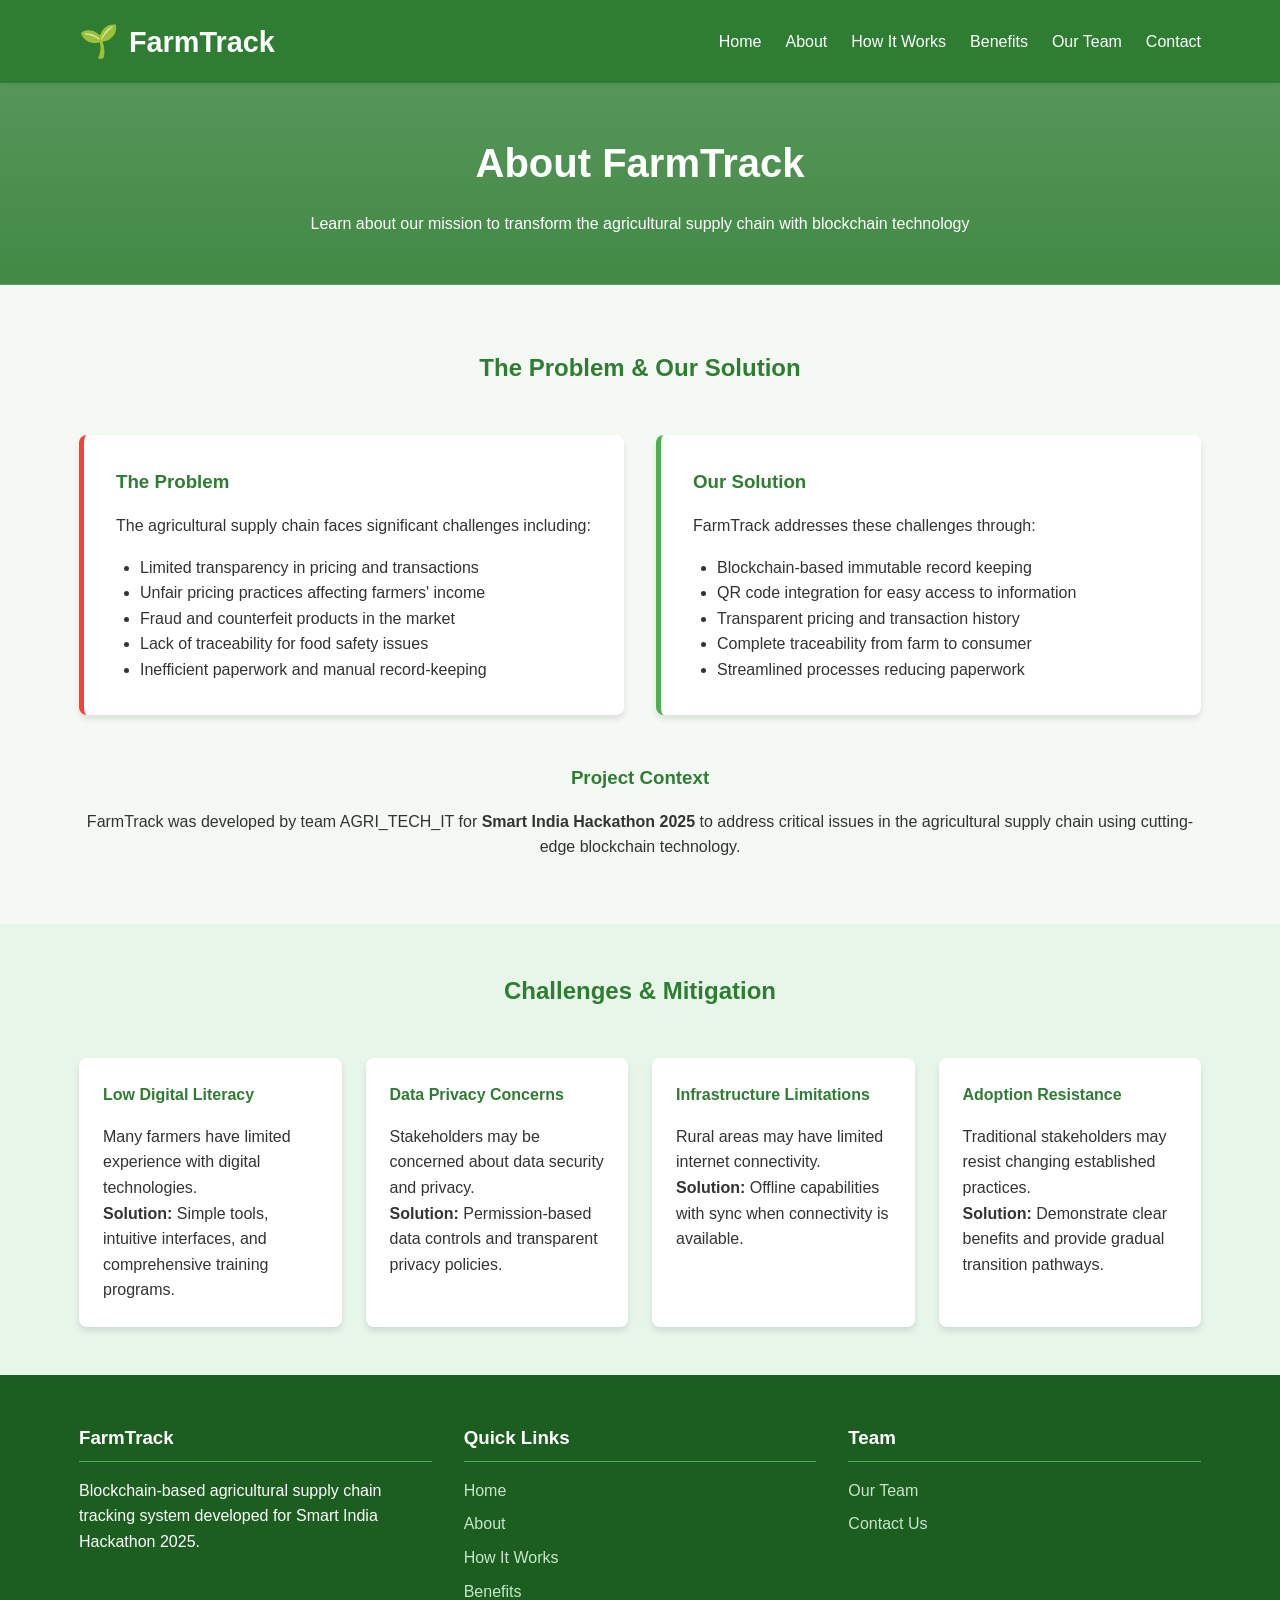
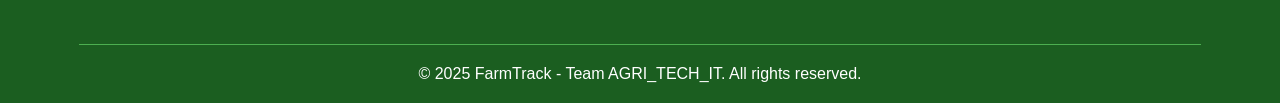
<file: Frontend/About.html>
﻿<!DOCTYPE html>
<html lang="en">
<head>
    <meta charset="UTF-8">
    <meta name="viewport" content="width=device-width, initial-scale=1.0">
    <title>About FarmTrack - Blockchain Agricultural Supply Chain</title>
    <style>
        /* Reuse styles from index.html */
        * {
            margin: 0;
            padding: 0;
            box-sizing: border-box;
            font-family: 'Segoe UI', Tahoma, Geneva, Verdana, sans-serif;
        }
        
        body {
            background-color: #f5f9f4;
            color: #333;
            line-height: 1.6;
        }
        
        .container {
            width: 90%;
            max-width: 1200px;
            margin: 0 auto;
            padding: 0 15px;
        }
        
        header {
            background-color: #2e7d32;
            color: white;
            padding: 1rem 0;
            box-shadow: 0 2px 5px rgba(0,0,0,0.1);
        }
        
        .header-container {
            display: flex;
            justify-content: space-between;
            align-items: center;
        }
        
        .logo {
            display: flex;
            align-items: center;
        }
        
        .logo h1 {
            font-size: 1.8rem;
            margin-left: 10px;
        }
        
        .logo-icon {
            font-size: 2rem;
        }
        
        nav ul {
            display: flex;
            list-style: none;
        }
        
        nav ul li {
            margin-left: 1.5rem;
        }
        
        nav ul li a {
            color: white;
            text-decoration: none;
            font-weight: 500;
            transition: color 0.3s;
        }
        
        nav ul li a:hover {
            color: #c8e6c9;
        }
        
        .mobile-menu {
            display: none;
            font-size: 1.5rem;
            cursor: pointer;
        }
        
        footer {
            background-color: #1b5e20;
            color: white;
            padding: 3rem 0 1rem;
        }
        
        .footer-content {
            display: grid;
            grid-template-columns: repeat(auto-fit, minmax(200px, 1fr));
            gap: 2rem;
            margin-bottom: 2rem;
        }
        
        .footer-section h3 {
            margin-bottom: 1rem;
            border-bottom: 1px solid #4caf50;
            padding-bottom: 0.5rem;
        }
        
        .footer-section ul {
            list-style: none;
        }
        
        .footer-section ul li {
            margin-bottom: 0.5rem;
        }
        
        .footer-section ul li a {
            color: #c8e6c9;
            text-decoration: none;
        }
        
        .footer-section ul li a:hover {
            color: white;
        }
        
        .copyright {
            text-align: center;
            padding-top: 1rem;
            border-top: 1px solid #4caf50;
        }
        
        /* Page-specific styles */
        .page-hero {
            background: linear-gradient(rgba(46, 125, 50, 0.8), rgba(46, 125, 50, 0.9)), url('https://images.unsplash.com/photo-1500382017468-9049fed747ef?ixlib=rb-4.0.3&auto=format&fit=crop&w=1920&q=80');
            background-size: cover;
            background-position: center;
            color: white;
            padding: 3rem 0;
            text-align: center;
        }
        
        .page-hero h2 {
            font-size: 2.5rem;
            margin-bottom: 1rem;
        }
        
        .content-section {
            padding: 4rem 0;
        }
        
        .section-title {
            text-align: center;
            margin-bottom: 3rem;
            color: #2e7d32;
        }
        
        .problem-solution {
            display: grid;
            grid-template-columns: repeat(auto-fit, minmax(300px, 1fr));
            gap: 2rem;
            margin-bottom: 3rem;
        }
        
        .problem-card, .solution-card {
            background-color: white;
            border-radius: 8px;
            padding: 2rem;
            box-shadow: 0 4px 6px rgba(0,0,0,0.1);
        }
        
        .problem-card h3, .solution-card h3 {
            color: #2e7d32;
            margin-bottom: 1rem;
        }
        
        .problem-card {
            border-left: 5px solid #f44336;
        }
        
        .solution-card {
            border-left: 5px solid #4caf50;
        }
        
        .challenges {
            background-color: #e8f5e9;
            padding: 3rem 0;
        }
        
        .challenges-grid {
            display: grid;
            grid-template-columns: repeat(auto-fit, minmax(250px, 1fr));
            gap: 1.5rem;
        }
        
        .challenge-card {
            background-color: white;
            border-radius: 8px;
            padding: 1.5rem;
            box-shadow: 0 4px 6px rgba(0,0,0,0.1);
        }
        
        .challenge-card h4 {
            color: #2e7d32;
            margin-bottom: 1rem;
        }
        
        @media (max-width: 768px) {
            .mobile-menu {
                display: block;
            }
            
            nav ul {
                display: none;
                flex-direction: column;
                position: absolute;
                top: 70px;
                left: 0;
                width: 100%;
                background-color: #2e7d32;
                padding: 1rem 0;
            }
            
            nav ul.show {
                display: flex;
            }
            
            nav ul li {
                margin: 0.5rem 0;
                text-align: center;
            }
        }
    </style>
</head>
<body>
    <!-- Header -->
    <header>
        <div class="container header-container">
            <div class="logo">
                <span class="logo-icon">🌱</span>
                <h1>FarmTrack</h1>
            </div>
            <div class="mobile-menu">☰</div>
            <nav>
                <ul>
                    <li><a href="index.html">Home</a></li>
                    <li><a href="about.html">About</a></li>
                    <li><a href="how-it-works.html">How It Works</a></li>
                    <li><a href="benefits.html">Benefits</a></li>
                    <li><a href="team.html">Our Team</a></li>
                    <li><a href="contact.html">Contact</a></li>
                </ul>
            </nav>
        </div>
    </header>

    <!-- Page Hero -->
    <section class="page-hero">
        <div class="container">
            <h2>About FarmTrack</h2>
            <p>Learn about our mission to transform the agricultural supply chain with blockchain technology</p>
        </div>
    </section>

    <!-- Problem & Solution Section -->
    <section class="content-section">
        <div class="container">
            <h2 class="section-title">The Problem & Our Solution</h2>
            <div class="problem-solution">
                <div class="problem-card">
                    <h3>The Problem</h3>
                    <p>The agricultural supply chain faces significant challenges including:</p>
                    <ul style="margin-top: 1rem; padding-left: 1.5rem;">
                        <li>Limited transparency in pricing and transactions</li>
                        <li>Unfair pricing practices affecting farmers' income</li>
                        <li>Fraud and counterfeit products in the market</li>
                        <li>Lack of traceability for food safety issues</li>
                        <li>Inefficient paperwork and manual record-keeping</li>
                    </ul>
                </div>
                <div class="solution-card">
                    <h3>Our Solution</h3>
                    <p>FarmTrack addresses these challenges through:</p>
                    <ul style="margin-top: 1rem; padding-left: 1.5rem;">
                        <li>Blockchain-based immutable record keeping</li>
                        <li>QR code integration for easy access to information</li>
                        <li>Transparent pricing and transaction history</li>
                        <li>Complete traceability from farm to consumer</li>
                        <li>Streamlined processes reducing paperwork</li>
                    </ul>
                </div>
            </div>
            
            <div style="text-align: center; margin-top: 2rem;">
                <h3 style="color: #2e7d32; margin-bottom: 1rem;">Project Context</h3>
                <p>FarmTrack was developed by team AGRI_TECH_IT for <strong>Smart India Hackathon 2025</strong> to address critical issues in the agricultural supply chain using cutting-edge blockchain technology.</p>
            </div>
        </div>
    </section>

    <!-- Challenges Section -->
    <section class="challenges">
        <div class="container">
            <h2 class="section-title">Challenges & Mitigation</h2>
            <div class="challenges-grid">
                <div class="challenge-card">
                    <h4>Low Digital Literacy</h4>
                    <p>Many farmers have limited experience with digital technologies.</p>
                    <p><strong>Solution:</strong> Simple tools, intuitive interfaces, and comprehensive training programs.</p>
                </div>
                <div class="challenge-card">
                    <h4>Data Privacy Concerns</h4>
                    <p>Stakeholders may be concerned about data security and privacy.</p>
                    <p><strong>Solution:</strong> Permission-based data controls and transparent privacy policies.</p>
                </div>
                <div class="challenge-card">
                    <h4>Infrastructure Limitations</h4>
                    <p>Rural areas may have limited internet connectivity.</p>
                    <p><strong>Solution:</strong> Offline capabilities with sync when connectivity is available.</p>
                </div>
                <div class="challenge-card">
                    <h4>Adoption Resistance</h4>
                    <p>Traditional stakeholders may resist changing established practices.</p>
                    <p><strong>Solution:</strong> Demonstrate clear benefits and provide gradual transition pathways.</p>
                </div>
            </div>
        </div>
    </section>

    <!-- Footer -->
    <footer>
        <div class="container">
            <div class="footer-content">
                <div class="footer-section">
                    <h3>FarmTrack</h3>
                    <p>Blockchain-based agricultural supply chain tracking system developed for Smart India Hackathon 2025.</p>
                </div>
                <div class="footer-section">
                    <h3>Quick Links</h3>
                    <ul>
                        <li><a href="index.html">Home</a></li>
                        <li><a href="about.html">About</a></li>
                        <li><a href="how-it-works.html">How It Works</a></li>
                        <li><a href="benefits.html">Benefits</a></li>
                    </ul>
                </div>
                <div class="footer-section">
                    <h3>Team</h3>
                    <ul>
                        <li><a href="team.html">Our Team</a></li>
                        <li><a href="contact.html">Contact Us</a></li>
                    </ul>
                </div>
            </div>
            <div class="copyright">
                <p>&copy; 2025 FarmTrack - Team AGRI_TECH_IT. All rights reserved.</p>
            </div>
        </div>
    </footer>

    <script>
        // Mobile menu toggle
        document.querySelector('.mobile-menu').addEventListener('click', function() {
            document.querySelector('nav ul').classList.toggle('show');
        });
    </script>
</body>
</html>
</file>
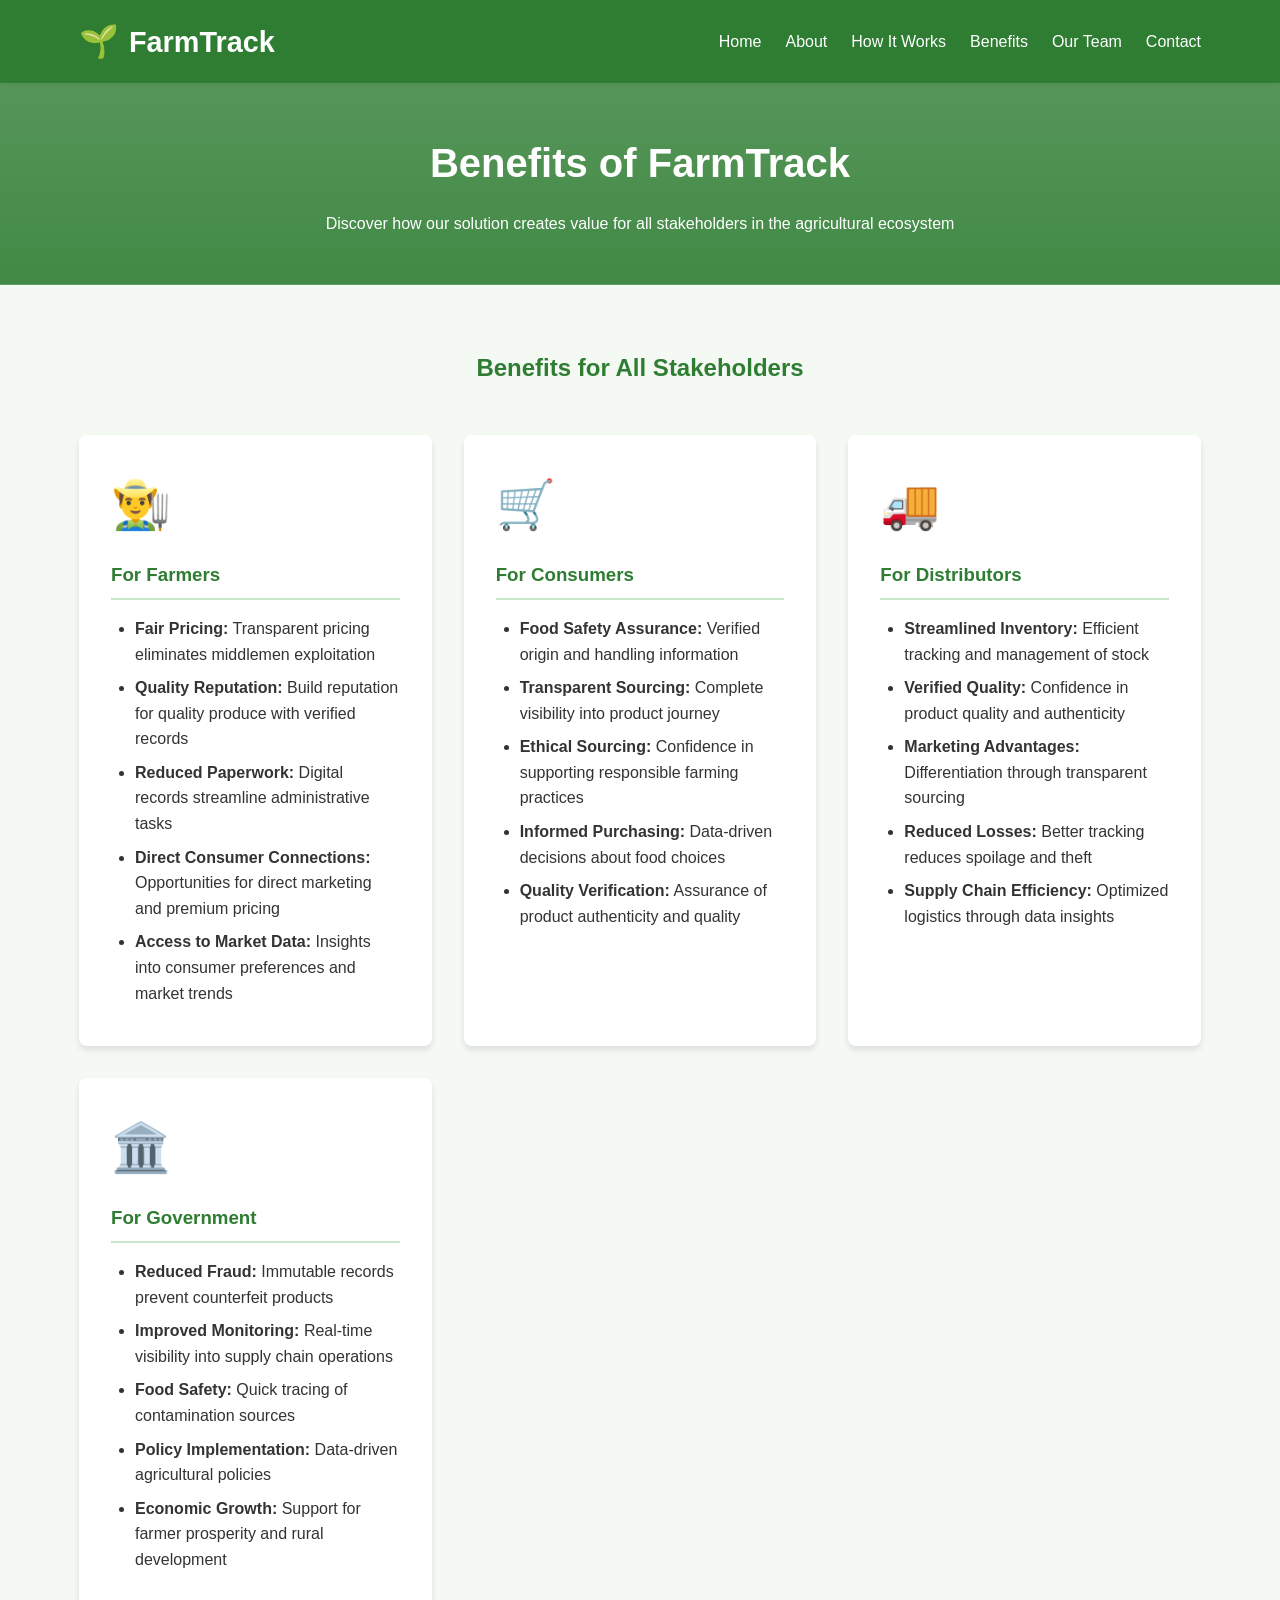
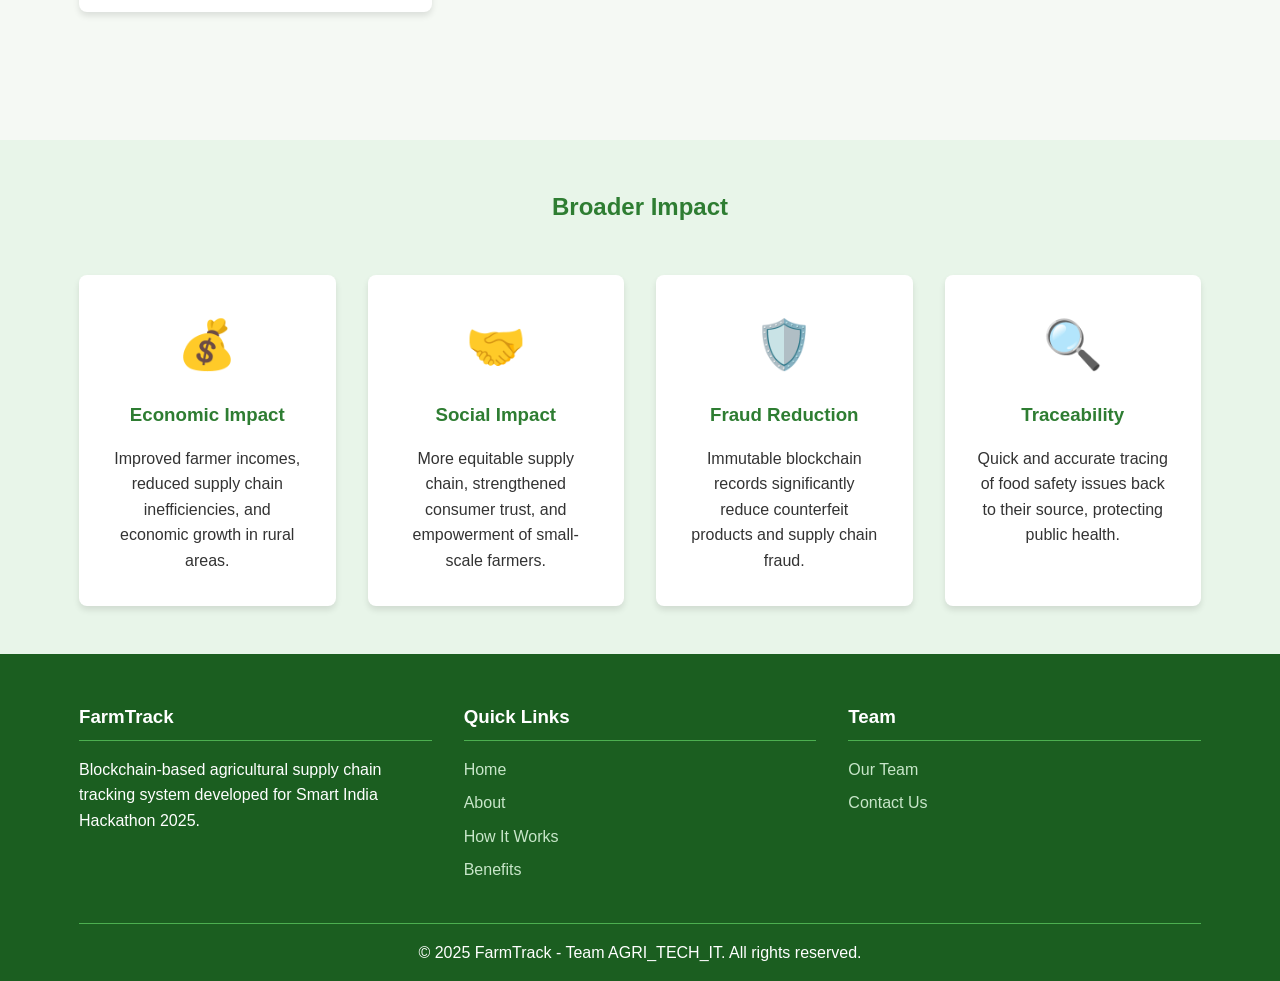
<file: Frontend/Benefits.html>
﻿<!DOCTYPE html>
<html lang="en">
<head>
    <meta charset="UTF-8">
    <meta name="viewport" content="width=device-width, initial-scale=1.0">
    <title>Benefits of FarmTrack - Blockchain Agricultural Supply Chain</title>
    <style>
        /* Reuse styles from index.html */
        * {
            margin: 0;
            padding: 0;
            box-sizing: border-box;
            font-family: 'Segoe UI', Tahoma, Geneva, Verdana, sans-serif;
        }
        
        body {
            background-color: #f5f9f4;
            color: #333;
            line-height: 1.6;
        }
        
        .container {
            width: 90%;
            max-width: 1200px;
            margin: 0 auto;
            padding: 0 15px;
        }
        
        header {
            background-color: #2e7d32;
            color: white;
            padding: 1rem 0;
            box-shadow: 0 2px 5px rgba(0,0,0,0.1);
        }
        
        .header-container {
            display: flex;
            justify-content: space-between;
            align-items: center;
        }
        
        .logo {
            display: flex;
            align-items: center;
        }
        
        .logo h1 {
            font-size: 1.8rem;
            margin-left: 10px;
        }
        
        .logo-icon {
            font-size: 2rem;
        }
        
        nav ul {
            display: flex;
            list-style: none;
        }
        
        nav ul li {
            margin-left: 1.5rem;
        }
        
        nav ul li a {
            color: white;
            text-decoration: none;
            font-weight: 500;
            transition: color 0.3s;
        }
        
        nav ul li a:hover {
            color: #c8e6c9;
        }
        
        .mobile-menu {
            display: none;
            font-size: 1.5rem;
            cursor: pointer;
        }
        
        footer {
            background-color: #1b5e20;
            color: white;
            padding: 3rem 0 1rem;
        }
        
        .footer-content {
            display: grid;
            grid-template-columns: repeat(auto-fit, minmax(200px, 1fr));
            gap: 2rem;
            margin-bottom: 2rem;
        }
        
        .footer-section h3 {
            margin-bottom: 1rem;
            border-bottom: 1px solid #4caf50;
            padding-bottom: 0.5rem;
        }
        
        .footer-section ul {
            list-style: none;
        }
        
        .footer-section ul li {
            margin-bottom: 0.5rem;
        }
        
        .footer-section ul li a {
            color: #c8e6c9;
            text-decoration: none;
        }
        
        .footer-section ul li a:hover {
            color: white;
        }
        
        .copyright {
            text-align: center;
            padding-top: 1rem;
            border-top: 1px solid #4caf50;
        }
        
        /* Page-specific styles */
        .page-hero {
            background: linear-gradient(rgba(46, 125, 50, 0.8), rgba(46, 125, 50, 0.9)), url('https://images.unsplash.com/photo-1500382017468-9049fed747ef?ixlib=rb-4.0.3&auto=format&fit=crop&w=1920&q=80');
            background-size: cover;
            background-position: center;
            color: white;
            padding: 3rem 0;
            text-align: center;
        }
        
        .page-hero h2 {
            font-size: 2.5rem;
            margin-bottom: 1rem;
        }
        
        .content-section {
            padding: 4rem 0;
        }
        
        .section-title {
            text-align: center;
            margin-bottom: 3rem;
            color: #2e7d32;
        }
        
        .stakeholder-benefits {
            display: grid;
            grid-template-columns: repeat(auto-fit, minmax(300px, 1fr));
            gap: 2rem;
            margin-bottom: 4rem;
        }
        
        .benefit-card {
            background-color: white;
            border-radius: 8px;
            padding: 2rem;
            box-shadow: 0 4px 6px rgba(0,0,0,0.1);
            transition: transform 0.3s;
        }
        
        .benefit-card:hover {
            transform: translateY(-5px);
        }
        
        .benefit-icon {
            font-size: 3rem;
            margin-bottom: 1rem;
        }
        
        .benefit-card h3 {
            color: #2e7d32;
            margin-bottom: 1rem;
            border-bottom: 2px solid #c8e6c9;
            padding-bottom: 0.5rem;
        }
        
        .benefit-card ul {
            padding-left: 1.5rem;
        }
        
        .benefit-card ul li {
            margin-bottom: 0.5rem;
        }
        
        .impact-section {
            background-color: #e8f5e9;
            padding: 3rem 0;
        }
        
        .impact-grid {
            display: grid;
            grid-template-columns: repeat(auto-fit, minmax(250px, 1fr));
            gap: 2rem;
        }
        
        .impact-card {
            background-color: white;
            border-radius: 8px;
            padding: 2rem;
            text-align: center;
            box-shadow: 0 4px 6px rgba(0,0,0,0.1);
        }
        
        .impact-icon {
            font-size: 3rem;
            margin-bottom: 1rem;
        }
        
        .impact-card h3 {
            color: #2e7d32;
            margin-bottom: 1rem;
        }
        
        @media (max-width: 768px) {
            .mobile-menu {
                display: block;
            }
            
            nav ul {
                display: none;
                flex-direction: column;
                position: absolute;
                top: 70px;
                left: 0;
                width: 100%;
                background-color: #2e7d32;
                padding: 1rem 0;
            }
            
            nav ul.show {
                display: flex;
            }
            
            nav ul li {
                margin: 0.5rem 0;
                text-align: center;
            }
        }
    </style>
</head>
<body>
    <!-- Header -->
    <header>
        <div class="container header-container">
            <div class="logo">
                <span class="logo-icon">🌱</span>
                <h1>FarmTrack</h1>
            </div>
            <div class="mobile-menu">☰</div>
            <nav>
                <ul>
                    <li><a href="index.html">Home</a></li>
                    <li><a href="about.html">About</a></li>
                    <li><a href="how-it-works.html">How It Works</a></li>
                    <li><a href="benefits.html">Benefits</a></li>
                    <li><a href="team.html">Our Team</a></li>
                    <li><a href="contact.html">Contact</a></li>
                </ul>
            </nav>
        </div>
    </header>

    <!-- Page Hero -->
    <section class="page-hero">
        <div class="container">
            <h2>Benefits of FarmTrack</h2>
            <p>Discover how our solution creates value for all stakeholders in the agricultural ecosystem</p>
        </div>
    </section>

    <!-- Stakeholder Benefits Section -->
    <section class="content-section">
        <div class="container">
            <h2 class="section-title">Benefits for All Stakeholders</h2>
            <div class="stakeholder-benefits">
                <div class="benefit-card">
                    <div class="benefit-icon">👨‍🌾</div>
                    <h3>For Farmers</h3>
                    <ul>
                        <li><strong>Fair Pricing:</strong> Transparent pricing eliminates middlemen exploitation</li>
                        <li><strong>Quality Reputation:</strong> Build reputation for quality produce with verified records</li>
                        <li><strong>Reduced Paperwork:</strong> Digital records streamline administrative tasks</li>
                        <li><strong>Direct Consumer Connections:</strong> Opportunities for direct marketing and premium pricing</li>
                        <li><strong>Access to Market Data:</strong> Insights into consumer preferences and market trends</li>
                    </ul>
                </div>
                <div class="benefit-card">
                    <div class="benefit-icon">🛒</div>
                    <h3>For Consumers</h3>
                    <ul>
                        <li><strong>Food Safety Assurance:</strong> Verified origin and handling information</li>
                        <li><strong>Transparent Sourcing:</strong> Complete visibility into product journey</li>
                        <li><strong>Ethical Sourcing:</strong> Confidence in supporting responsible farming practices</li>
                        <li><strong>Informed Purchasing:</strong> Data-driven decisions about food choices</li>
                        <li><strong>Quality Verification:</strong> Assurance of product authenticity and quality</li>
                    </ul>
                </div>
                <div class="benefit-card">
                    <div class="benefit-icon">🚚</div>
                    <h3>For Distributors</h3>
                    <ul>
                        <li><strong>Streamlined Inventory:</strong> Efficient tracking and management of stock</li>
                        <li><strong>Verified Quality:</strong> Confidence in product quality and authenticity</li>
                        <li><strong>Marketing Advantages:</strong> Differentiation through transparent sourcing</li>
                        <li><strong>Reduced Losses:</strong> Better tracking reduces spoilage and theft</li>
                        <li><strong>Supply Chain Efficiency:</strong> Optimized logistics through data insights</li>
                    </ul>
                </div>
                <div class="benefit-card">
                    <div class="benefit-icon">🏛️</div>
                    <h3>For Government</h3>
                    <ul>
                        <li><strong>Reduced Fraud:</strong> Immutable records prevent counterfeit products</li>
                        <li><strong>Improved Monitoring:</strong> Real-time visibility into supply chain operations</li>
                        <li><strong>Food Safety:</strong> Quick tracing of contamination sources</li>
                        <li><strong>Policy Implementation:</strong> Data-driven agricultural policies</li>
                        <li><strong>Economic Growth:</strong> Support for farmer prosperity and rural development</li>
                    </ul>
                </div>
            </div>
        </div>
    </section>

    <!-- Impact Section -->
    <section class="impact-section">
        <div class="container">
            <h2 class="section-title">Broader Impact</h2>
            <div class="impact-grid">
                <div class="impact-card">
                    <div class="impact-icon">💰</div>
                    <h3>Economic Impact</h3>
                    <p>Improved farmer incomes, reduced supply chain inefficiencies, and economic growth in rural areas.</p>
                </div>
                <div class="impact-card">
                    <div class="impact-icon">🤝</div>
                    <h3>Social Impact</h3>
                    <p>More equitable supply chain, strengthened consumer trust, and empowerment of small-scale farmers.</p>
                </div>
                <div class="impact-card">
                    <div class="impact-icon">🛡️</div>
                    <h3>Fraud Reduction</h3>
                    <p>Immutable blockchain records significantly reduce counterfeit products and supply chain fraud.</p>
                </div>
                <div class="impact-card">
                    <div class="impact-icon">🔍</div>
                    <h3>Traceability</h3>
                    <p>Quick and accurate tracing of food safety issues back to their source, protecting public health.</p>
                </div>
            </div>
        </div>
    </section>

    <!-- Footer -->
    <footer>
        <div class="container">
            <div class="footer-content">
                <div class="footer-section">
                    <h3>FarmTrack</h3>
                    <p>Blockchain-based agricultural supply chain tracking system developed for Smart India Hackathon 2025.</p>
                </div>
                <div class="footer-section">
                    <h3>Quick Links</h3>
                    <ul>
                        <li><a href="index.html">Home</a></li>
                        <li><a href="about.html">About</a></li>
                        <li><a href="how-it-works.html">How It Works</a></li>
                        <li><a href="benefits.html">Benefits</a></li>
                    </ul>
                </div>
                <div class="footer-section">
                    <h3>Team</h3>
                    <ul>
                        <li><a href="team.html">Our Team</a></li>
                        <li><a href="contact.html">Contact Us</a></li>
                    </ul>
                </div>
            </div>
            <div class="copyright">
                <p>&copy; 2025 FarmTrack - Team AGRI_TECH_IT. All rights reserved.</p>
            </div>
        </div>
    </footer>

    <script>
        // Mobile menu toggle
        document.querySelector('.mobile-menu').addEventListener('click', function() {
            document.querySelector('nav ul').classList.toggle('show');
        });
    </script>
</body>
</html>
</file>
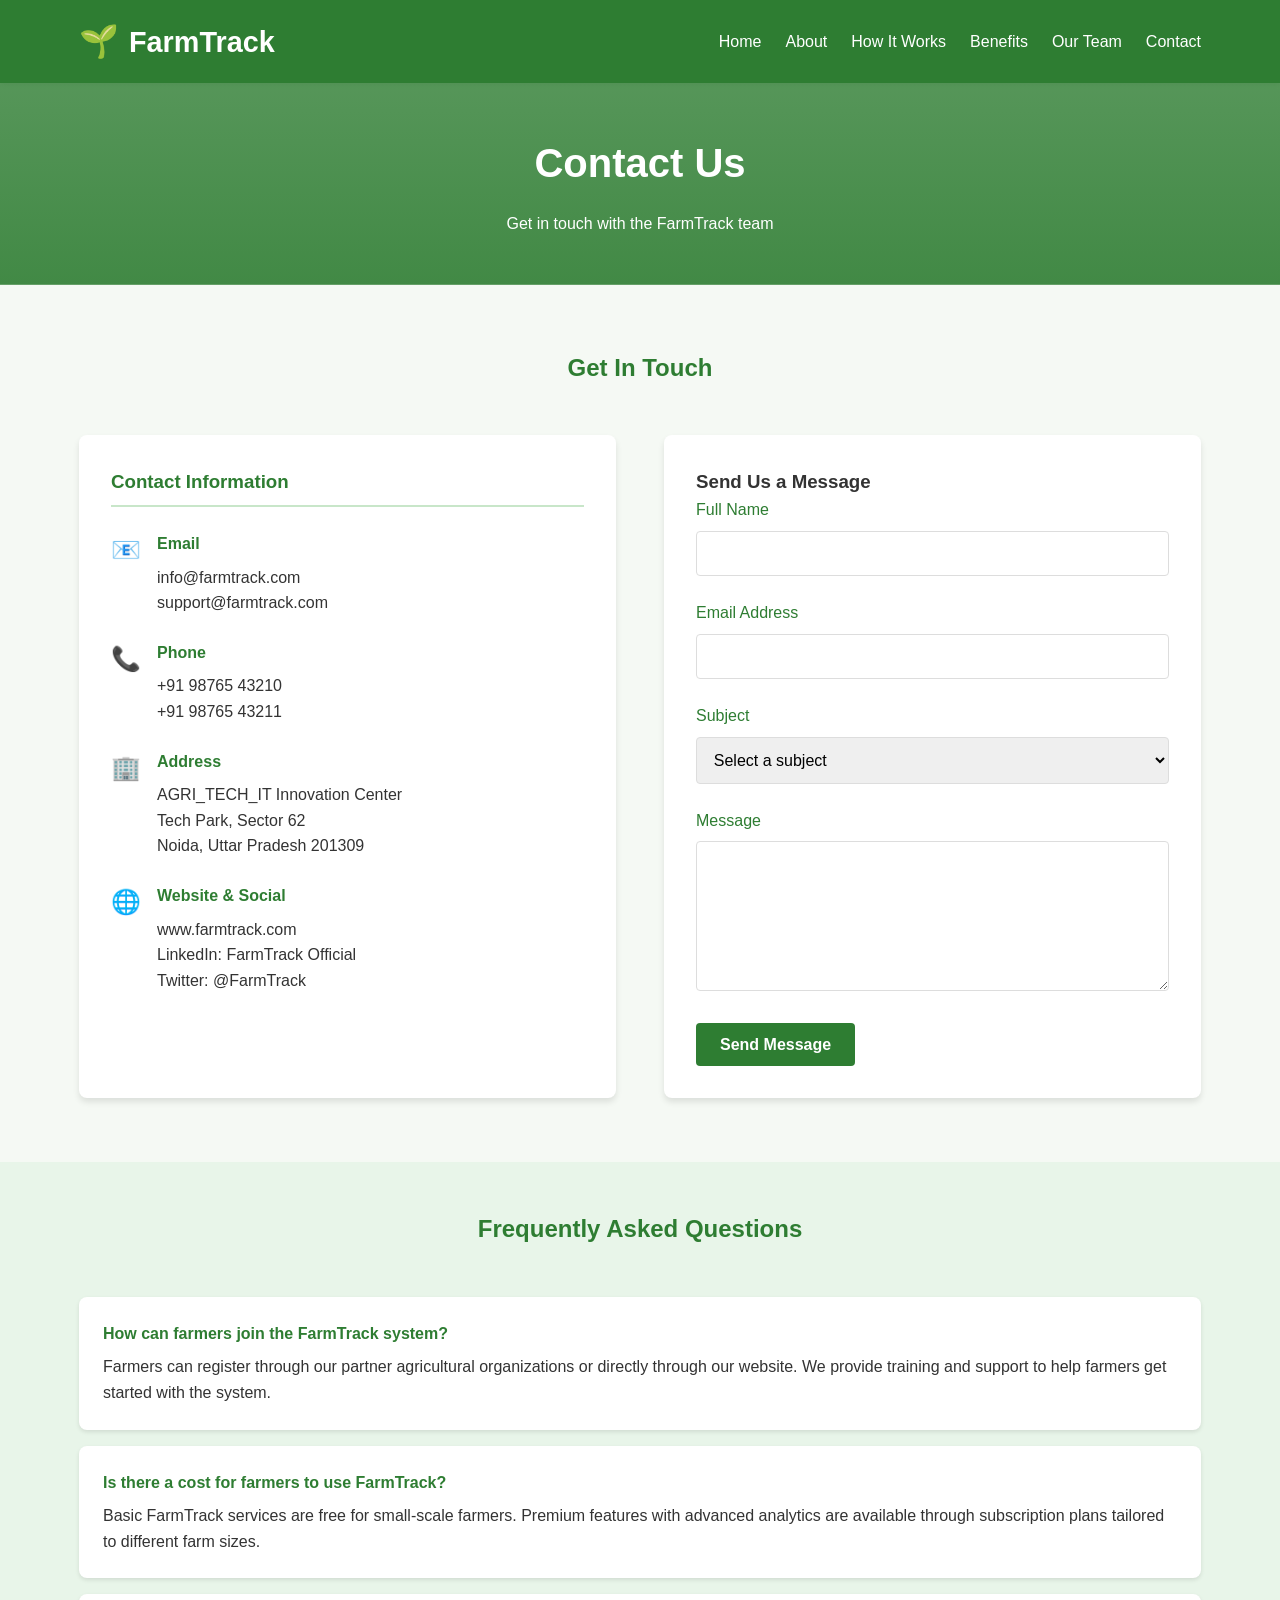
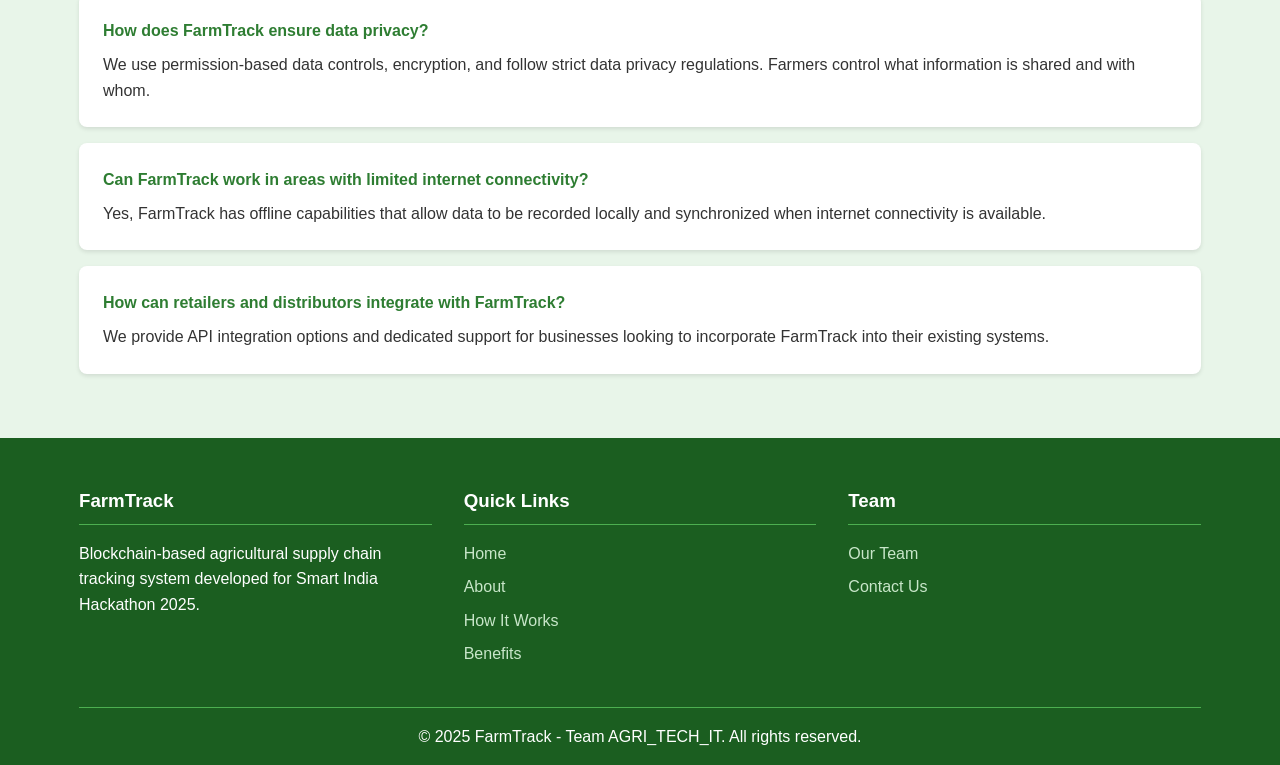
<file: Frontend/Contact.html>
﻿<!DOCTYPE html>
<html lang="en">
<head>
    <meta charset="UTF-8">
    <meta name="viewport" content="width=device-width, initial-scale=1.0">
    <title>Contact Us - FarmTrack</title>
    <style>
        /* Reuse styles from index.html */
        * {
            margin: 0;
            padding: 0;
            box-sizing: border-box;
            font-family: 'Segoe UI', Tahoma, Geneva, Verdana, sans-serif;
        }
        
        body {
            background-color: #f5f9f4;
            color: #333;
            line-height: 1.6;
        }
        
        .container {
            width: 90%;
            max-width: 1200px;
            margin: 0 auto;
            padding: 0 15px;
        }
        
        header {
            background-color: #2e7d32;
            color: white;
            padding: 1rem 0;
            box-shadow: 0 2px 5px rgba(0,0,0,0.1);
        }
        
        .header-container {
            display: flex;
            justify-content: space-between;
            align-items: center;
        }
        
        .logo {
            display: flex;
            align-items: center;
        }
        
        .logo h1 {
            font-size: 1.8rem;
            margin-left: 10px;
        }
        
        .logo-icon {
            font-size: 2rem;
        }
        
        nav ul {
            display: flex;
            list-style: none;
        }
        
        nav ul li {
            margin-left: 1.5rem;
        }
        
        nav ul li a {
            color: white;
            text-decoration: none;
            font-weight: 500;
            transition: color 0.3s;
        }
        
        nav ul li a:hover {
            color: #c8e6c9;
        }
        
        .mobile-menu {
            display: none;
            font-size: 1.5rem;
            cursor: pointer;
        }
        
        footer {
            background-color: #1b5e20;
            color: white;
            padding: 3rem 0 1rem;
        }
        
        .footer-content {
            display: grid;
            grid-template-columns: repeat(auto-fit, minmax(200px, 1fr));
            gap: 2rem;
            margin-bottom: 2rem;
        }
        
        .footer-section h3 {
            margin-bottom: 1rem;
            border-bottom: 1px solid #4caf50;
            padding-bottom: 0.5rem;
        }
        
        .footer-section ul {
            list-style: none;
        }
        
        .footer-section ul li {
            margin-bottom: 0.5rem;
        }
        
        .footer-section ul li a {
            color: #c8e6c9;
            text-decoration: none;
        }
        
        .footer-section ul li a:hover {
            color: white;
        }
        
        .copyright {
            text-align: center;
            padding-top: 1rem;
            border-top: 1px solid #4caf50;
        }
        
        /* Page-specific styles */
        .page-hero {
            background: linear-gradient(rgba(46, 125, 50, 0.8), rgba(46, 125, 50, 0.9)), url('https://images.unsplash.com/photo-1500382017468-9049fed747ef?ixlib=rb-4.0.3&auto=format&fit=crop&w=1920&q=80');
            background-size: cover;
            background-position: center;
            color: white;
            padding: 3rem 0;
            text-align: center;
        }
        
        .page-hero h2 {
            font-size: 2.5rem;
            margin-bottom: 1rem;
        }
        
        .content-section {
            padding: 4rem 0;
        }
        
        .section-title {
            text-align: center;
            margin-bottom: 3rem;
            color: #2e7d32;
        }
        
        .contact-container {
            display: grid;
            grid-template-columns: repeat(auto-fit, minmax(300px, 1fr));
            gap: 3rem;
        }
        
        .contact-info {
            background-color: white;
            border-radius: 8px;
            padding: 2rem;
            box-shadow: 0 4px 6px rgba(0,0,0,0.1);
        }
        
        .contact-info h3 {
            color: #2e7d32;
            margin-bottom: 1.5rem;
            border-bottom: 2px solid #c8e6c9;
            padding-bottom: 0.5rem;
        }
        
        .contact-item {
            display: flex;
            align-items: flex-start;
            margin-bottom: 1.5rem;
        }
        
        .contact-icon {
            font-size: 1.5rem;
            margin-right: 1rem;
            color: #2e7d32;
            flex-shrink: 0;
        }
        
        .contact-details h4 {
            margin-bottom: 0.5rem;
            color: #2e7d32;
        }
        
        .contact-form {
            background-color: white;
            border-radius: 8px;
            padding: 2rem;
            box-shadow: 0 4px 6px rgba(0,0,0,0.1);
        }
        
        .form-group {
            margin-bottom: 1.5rem;
        }
        
        .form-group label {
            display: block;
            margin-bottom: 0.5rem;
            font-weight: 500;
            color: #2e7d32;
        }
        
        .form-group input,
        .form-group textarea,
        .form-group select {
            width: 100%;
            padding: 0.8rem;
            border: 1px solid #ddd;
            border-radius: 4px;
            font-size: 1rem;
        }
        
        .form-group textarea {
            height: 150px;
            resize: vertical;
        }
        
        .submit-btn {
            background-color: #2e7d32;
            color: white;
            border: none;
            padding: 0.8rem 1.5rem;
            border-radius: 4px;
            cursor: pointer;
            font-size: 1rem;
            font-weight: bold;
            transition: background-color 0.3s;
        }
        
        .submit-btn:hover {
            background-color: #1b5e20;
        }
        
        .faq-section {
            background-color: #e8f5e9;
            padding: 3rem 0;
        }
        
        .faq-item {
            background-color: white;
            border-radius: 8px;
            padding: 1.5rem;
            margin-bottom: 1rem;
            box-shadow: 0 2px 4px rgba(0,0,0,0.1);
        }
        
        .faq-question {
            color: #2e7d32;
            margin-bottom: 0.5rem;
            font-weight: bold;
        }
        
        @media (max-width: 768px) {
            .mobile-menu {
                display: block;
            }
            
            nav ul {
                display: none;
                flex-direction: column;
                position: absolute;
                top: 70px;
                left: 0;
                width: 100%;
                background-color: #2e7d32;
                padding: 1rem 0;
            }
            
            nav ul.show {
                display: flex;
            }
            
            nav ul li {
                margin: 0.5rem 0;
                text-align: center;
            }
        }
    </style>
</head>
<body>
    <!-- Header -->
    <header>
        <div class="container header-container">
            <div class="logo">
                <span class="logo-icon">🌱</span>
                <h1>FarmTrack</h1>
            </div>
            <div class="mobile-menu">☰</div>
            <nav>
                <ul>
                    <li><a href="index.html">Home</a></li>
                    <li><a href="about.html">About</a></li>
                    <li><a href="how-it-works.html">How It Works</a></li>
                    <li><a href="benefits.html">Benefits</a></li>
                    <li><a href="team.html">Our Team</a></li>
                    <li><a href="contact.html">Contact</a></li>
                </ul>
            </nav>
        </div>
    </header>

    <!-- Page Hero -->
    <section class="page-hero">
        <div class="container">
            <h2>Contact Us</h2>
            <p>Get in touch with the FarmTrack team</p>
        </div>
    </section>

    <!-- Contact Section -->
    <section class="content-section">
        <div class="container">
            <h2 class="section-title">Get In Touch</h2>
            <div class="contact-container">
                <div class="contact-info">
                    <h3>Contact Information</h3>
                    <div class="contact-item">
                        <div class="contact-icon">📧</div>
                        <div class="contact-details">
                            <h4>Email</h4>
                            <p>info@farmtrack.com</p>
                            <p>support@farmtrack.com</p>
                        </div>
                    </div>
                    <div class="contact-item">
                        <div class="contact-icon">📞</div>
                        <div class="contact-details">
                            <h4>Phone</h4>
                            <p>+91 98765 43210</p>
                            <p>+91 98765 43211</p>
                        </div>
                    </div>
                    <div class="contact-item">
                        <div class="contact-icon">🏢</div>
                        <div class="contact-details">
                            <h4>Address</h4>
                            <p>AGRI_TECH_IT Innovation Center</p>
                            <p>Tech Park, Sector 62</p>
                            <p>Noida, Uttar Pradesh 201309</p>
                        </div>
                    </div>
                    <div class="contact-item">
                        <div class="contact-icon">🌐</div>
                        <div class="contact-details">
                            <h4>Website & Social</h4>
                            <p>www.farmtrack.com</p>
                            <p>LinkedIn: FarmTrack Official</p>
                            <p>Twitter: @FarmTrack</p>
                        </div>
                    </div>
                </div>
                <div class="contact-form">
                    <h3>Send Us a Message</h3>
                    <form id="contactForm">
                        <div class="form-group">
                            <label for="name">Full Name</label>
                            <input type="text" id="name" name="name" required>
                        </div>
                        <div class="form-group">
                            <label for="email">Email Address</label>
                            <input type="email" id="email" name="email" required>
                        </div>
                        <div class="form-group">
                            <label for="subject">Subject</label>
                            <select id="subject" name="subject" required>
                                <option value="">Select a subject</option>
                                <option value="partnership">Partnership Inquiry</option>
                                <option value="technical">Technical Support</option>
                                <option value="general">General Information</option>
                                <option value="feedback">Feedback</option>
                                <option value="other">Other</option>
                            </select>
                        </div>
                        <div class="form-group">
                            <label for="message">Message</label>
                            <textarea id="message" name="message" required></textarea>
                        </div>
                        <button type="submit" class="submit-btn">Send Message</button>
                    </form>
                </div>
            </div>
        </div>
    </section>

    <!-- FAQ Section -->
    <section class="faq-section">
        <div class="container">
            <h2 class="section-title">Frequently Asked Questions</h2>
            <div class="faq-item">
                <div class="faq-question">How can farmers join the FarmTrack system?</div>
                <p>Farmers can register through our partner agricultural organizations or directly through our website. We provide training and support to help farmers get started with the system.</p>
            </div>
            <div class="faq-item">
                <div class="faq-question">Is there a cost for farmers to use FarmTrack?</div>
                <p>Basic FarmTrack services are free for small-scale farmers. Premium features with advanced analytics are available through subscription plans tailored to different farm sizes.</p>
            </div>
            <div class="faq-item">
                <div class="faq-question">How does FarmTrack ensure data privacy?</div>
                <p>We use permission-based data controls, encryption, and follow strict data privacy regulations. Farmers control what information is shared and with whom.</p>
            </div>
            <div class="faq-item">
                <div class="faq-question">Can FarmTrack work in areas with limited internet connectivity?</div>
                <p>Yes, FarmTrack has offline capabilities that allow data to be recorded locally and synchronized when internet connectivity is available.</p>
            </div>
            <div class="faq-item">
                <div class="faq-question">How can retailers and distributors integrate with FarmTrack?</div>
                <p>We provide API integration options and dedicated support for businesses looking to incorporate FarmTrack into their existing systems.</p>
            </div>
        </div>
    </section>

    <!-- Footer -->
    <footer>
        <div class="container">
            <div class="footer-content">
                <div class="footer-section">
                    <h3>FarmTrack</h3>
                    <p>Blockchain-based agricultural supply chain tracking system developed for Smart India Hackathon 2025.</p>
                </div>
                <div class="footer-section">
                    <h3>Quick Links</h3>
                    <ul>
                        <li><a href="index.html">Home</a></li>
                        <li><a href="about.html">About</a></li>
                        <li><a href="how-it-works.html">How It Works</a></li>
                        <li><a href="benefits.html">Benefits</a></li>
                    </ul>
                </div>
                <div class="footer-section">
                    <h3>Team</h3>
                    <ul>
                        <li><a href="team.html">Our Team</a></li>
                        <li><a href="contact.html">Contact Us</a></li>
                    </ul>
                </div>
            </div>
            <div class="copyright">
                <p>&copy; 2025 FarmTrack - Team AGRI_TECH_IT. All rights reserved.</p>
            </div>
        </div>
    </footer>

    <script>
        // Mobile menu toggle
        document.querySelector('.mobile-menu').addEventListener('click', function() {
            document.querySelector('nav ul').classList.toggle('show');
        });
        
        // Contact form submission
        document.getElementById('contactForm').addEventListener('submit', function(e) {
            e.preventDefault();
            alert('Thank you for your message! We will get back to you soon.');
            this.reset();
        });
    </script>
</body>
</html>
</file>
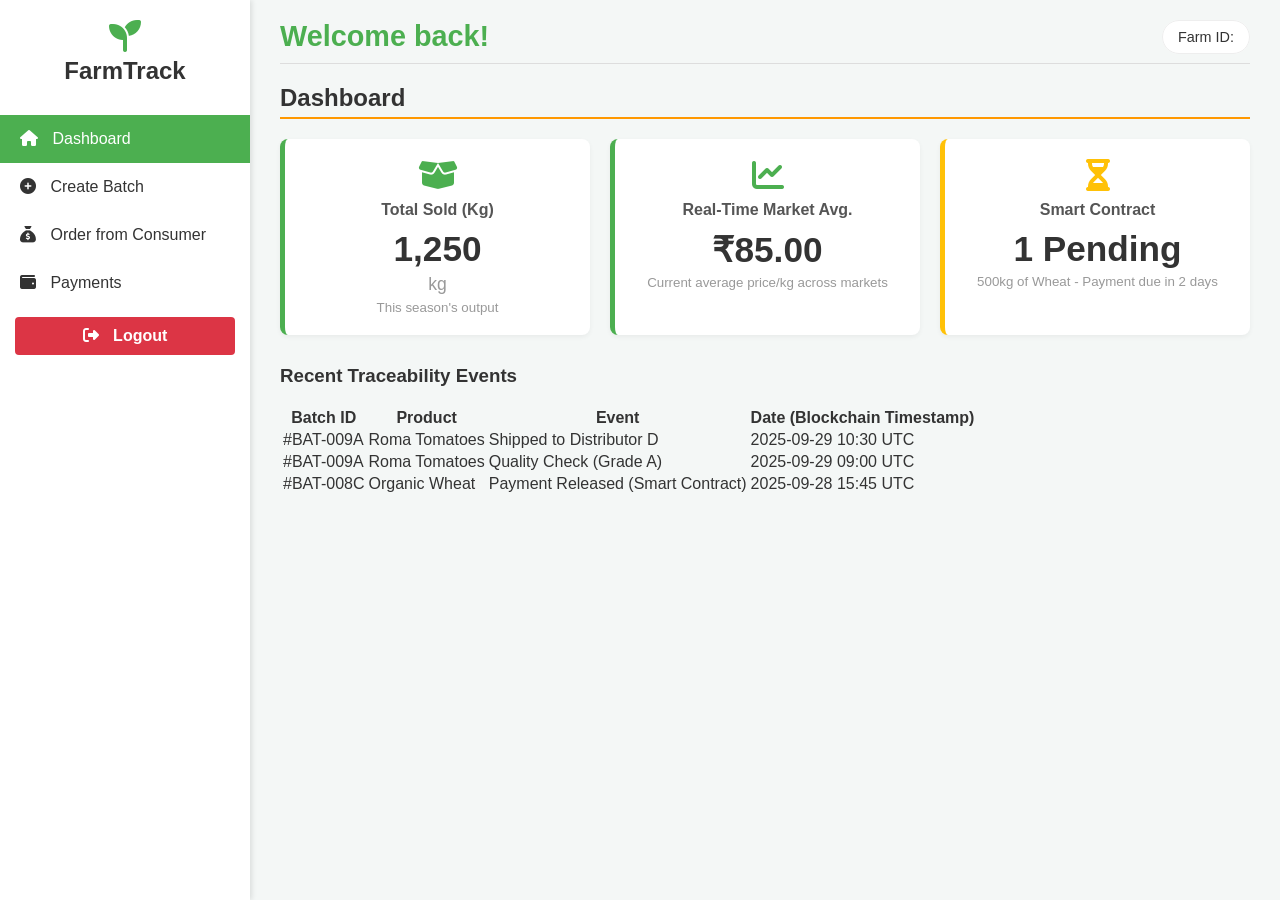
<file: Frontend/Farmer.html>
﻿<!DOCTYPE html>
<html lang="en">
<head>
    <meta charset="UTF-8">
    <meta name="viewport" content="width=device-width, initial-scale=1.0">
    <title>FarmTrack - Farmer Dashboard</title>
    <link rel="stylesheet" href="Farmer.css">
    <link rel="stylesheet" href="https://cdnjs.cloudflare.com/ajax/libs/font-awesome/6.5.2/css/all.min.css">
</head>
<body>

    <div class="sidebar">
        <div class="logo">
            <i class="fas fa-seedling"></i>
            <h3>FarmTrack</h3>
        </div>
        <nav>
            <a href="#dashboard" class="active" onclick="showSection('dashboard')"><i class="fas fa-home"></i> Dashboard</a>
            <a href="#new-batch" onclick="showSection('new-batch')"><i class="fas fa-plus-circle"></i> Create Batch</a>
            <a href="#sales" onclick="showSection('sales')"><i class="fas fa-sack-dollar"></i> Order from Consumer</a>
            <a href="#payments" onclick="showSection('payments')"><i class="fas fa-wallet"></i> Payments</a>
            <a href="/login.html" class="logout-btn-style"><i class="fas fa-sign-out-alt"></i> Logout</a>
        </nav>
    </div>

    <div class="main-content">
        <header>
            <h1>Welcome back!</h1>
            <div class="user-info">
                <span>Farm ID: </span>
            </div>
        </header>

        <section id="dashboard" class="content-section active">
            <h2>Dashboard</h2>
            <div class="kpi-grid">
                
                <div class="kpi-card">
                    <i class="fas fa-box-open"></i>
                    <h3>Total Sold (Kg)</h3>
                    <p class="big-number">1,250 <small>kg</small></p>
                    <small>This season's output</small>
                </div>
                <div class="kpi-card">
                    <i class="fas fa-chart-line"></i>
                    <h3>Real-Time Market Avg.</h3>
                    <p class="big-number" id="market-avg-price">₹85.00</p>
                    <small>Current average price/kg across markets</small>
                </div>
                <div class="kpi-card warning">
                    <i class="fas fa-hourglass-half"></i>
                    <h3>Smart Contract</h3>
                    <p class="big-number">1 Pending</p>
                    <small>500kg of Wheat - Payment due in 2 days</small>
                </div>
            </div>

            <div class="section-card">
                <h3>Recent Traceability Events</h3>
                <table>
                    <thead>
                        <tr>
                            <th>Batch ID</th>
                            <th>Product</th>
                            <th>Event</th>
                            <th>Date (Blockchain Timestamp)</th>
                        </tr>
                    </thead>
                    <tbody>
                        <tr>
                            <td>#BAT-009A</td>
                            <td>Roma Tomatoes</td>
                            <td>Shipped to Distributor D</td>
                            <td>2025-09-29 10:30 UTC</td>
                        </tr>
                        <tr>
                            <td>#BAT-009A</td>
                            <td>Roma Tomatoes</td>
                            <td>Quality Check (Grade A)</td>
                            <td>2025-09-29 09:00 UTC</td>
                        </tr>
                        <tr>
                            <td>#BAT-008C</td>
                            <td>Organic Wheat</td>
                            <td>Payment Released (Smart Contract)</td>
                            <td>2025-09-28 15:45 UTC</td>
                        </tr>
                    </tbody>
                </table>
            </div>
        </section>

        <section id="new-batch" class="content-section">
            <h2><i class="fas fa-plus-circle"></i> Create New Batch & Log Data</h2>
            <div class="section-card form-card">
                <form id="newBatchForm" action="/create_batch.php" method="POST" enctype="multipart/form-data">
                    
                   <div class="form-group">
    <label for="product"><i class="fas fa-carrot"></i> Product & Variety:<span class="required">*</span></label>
    <input type="text" id="product" name="product" placeholder="Product name" required tabindex="1">
    <input type="text" name="product_variety" placeholder="Variety (optional)">
</div>

<div id="statusMessage" class="status-message" style="display:none;"></div>

                    <div class="form-group">
                        <label for="weight"><i class="fas fa-weight-hanging"></i> Harvest Weight (Kg):<span class="required">*</span></label>
                        <input type="number" id="weight" name="weight" required min="1" tabindex="2">
                    </div>

                    <div class="form-group">
                        <label for="harvest-date"><i class="fas fa-calendar-alt"></i> Harvest Date:<span class="required">*</span></label>
                        <input type="date" id="harvest-date" name="harvest_date" required tabindex="3">
                    </div>

                    <div class="form-group">
                        <label for="farm-id"><i class="fas fa-map-marker-alt"></i> Farm/Plot ID:</label>
                        <select id="farm-id" name="farm_id" required tabindex="4">
                            <option value="FARM-01">Field A (FARM-01)</option>
                            <option value="FARM-02">Field B (FARM-02)</option>
                        </select>
                    </div>

                    <div class="form-group">
                        <label for="certificate_file"><i class="fas fa-certificate"></i> Upload Govt Verified Certificate:<span class="required">*</span></label>
                        <input type="file" id="certificate_file" name="certificate_file" accept="image/*,.pdf" required tabindex="5">
                        <small>Uploading the certificate photo links its unique hash to the batch record on the blockchain.</small>
                    </div>

                    <div class="form-group">
                        <label for="quality"><i class="fas fa-check-circle"></i> Quality Grade:</label>
                        <select id="quality" name="quality_grade" required tabindex="6">
                            <option value="A">Grade A (Premium)</option>
                            <option value="B">Grade B (Standard)</option>
                            <option value="C">Grade C (Processing)</option>
                        </select>
                    </div>
                    
                    <div class="form-group">
                        <label for="set-price"><i class="fas fa-dollar-sign"></i> Set Price (Price/Kg):</label>
                        <input type="number" step="0.01" name="price_per_kg" placeholder="Set Price">

                    </div>
                    
                    <button type="submit" class="btn-primary" tabindex="8"><i class="fas fa-lock"></i> SUBMIT RECORD</button>

                    <div id="statusMessage" class="status-message"></div>
                </form>
            </div>
        </section>
        
        <!-- Order from Consumer Section -->
<!-- Order from Consumer Section -->
<div id="sales" class="content-section">
    <h2>Order from Consumer</h2>
    
    <!-- Active Orders from Consumers Card -->
    <div class="section-card">
        <h3><i class="fas fa-shopping-cart"></i> Active Consumer Orders</h3>
        
        <div style="overflow-x: auto;">
            <table>
                <thead>
                    <tr>
                        <th>Order ID</th>
                        <th>Consumer ID</th>
                        <th>Product Name</th>
                        <th>Quantity (kg)</th>
                        <th>Price (₹/kg)</th>
                        <th>Delivery Address</th>
                        <th>Action</th>
                    </tr>
                </thead>
                <tbody id="ordersTableBody">
                    <!-- Data will be loaded here dynamically via PHP -->
                </tbody>
            </table>
        </div>
    </div>

    <!-- Recently Accepted Orders Card -->
    <div class="section-card">
        <h3><i class="fas fa-check-circle" style="color: var(--success-color);"></i> Recently Accepted Orders</h3>
        
        <div style="overflow-x: auto;">
            <table>
                <thead>
                    <tr>
                        <th>Order ID</th>
                        <th>Consumer ID</th>
                        <th>Product</th>
                        <th>Quantity (kg)</th>
                        <th>Total Value</th>
                        <th>Status</th>
                    </tr>
                </thead>
                <tbody id="acceptedOrdersTableBody">
                    <!-- Data will be loaded here dynamically via PHP -->
                </tbody>
            </table>
        </div>
    </div>

    <!-- Order Statistics -->
    <div class="kpi-grid" style="margin-top: 20px;">
        <div class="kpi-card">
            <i class="fas fa-clock"></i>
            <h3>Pending Orders</h3>
            <p class="big-number" id="pendingCount">0</p>
            <small>Awaiting acceptance</small>
        </div>
        
        <div class="kpi-card score-card">
            <i class="fas fa-weight-scale"></i>
            <h3>Monthly Quantity</h3>
            <p class="big-number" id="monthlyQuantity">0 <small>kg</small></p>
            <small>Accepted orders</small>
        </div>
        
        <div class="kpi-card">
            <i class="fas fa-indian-rupee-sign"></i>
            <h3>Monthly Revenue</h3>
            <p class="big-number" id="monthlyRevenue">₹0</p>
            <small>This month</small>
        </div>
        
        <div class="kpi-card warning">
            <i class="fas fa-users"></i>
            <h3>Active Consumers</h3>
            <p class="big-number" id="activeConsumers">0</p>
            <small>Unique buyers</small>
        </div>
    </div>
</div>        <section id="payments" class="content-section">
            <h2>Payment & Financial Records</h2>
            <div class="section-card">
                <h3>Payment History</h3>
                <p>Transactions below were instantly executed via Smart Contracts.</p>
                <table>
                    <thead>
                        <tr>
                            <th>Date</th>
                            <th>Transaction ID</th>
                            <th>Source (Buyer)</th>
                            <th>Amount</th>
                            <th>Status</th>
                        </tr>
                    </thead>
                    <tbody>
                        <tr>
                            <td>2025-09-28</td>
                            <td>0xTRX8D2...</td>
                            <td>Distributor B</td>
                            <td>₹1,20,000.00</td>
                            <td class="status-success"><i class="fas fa-check-circle"></i> Auto-Paid</td>
                        </tr>
                        <tr>
                            <td>2025-09-20</td>
                            <td>0xTRX7C5...</td>
                            <td>Retailer A</td>
                            <td>₹76,000.00</td>
                            <td class="status-success"><i class="fas fa-check-circle"></i> Auto-Paid</td>
                        </tr>
                        <tr>
                            <td>2025-09-15</td>
                            <td>0xTRX6F9...</td>
                            <td>Processor Y</td>
                            <td>₹2,56,000.00</td>
                            <td class="status-success"><i class="fas fa-check-circle"></i> Auto-Paid</td>
                        </tr>
                    </tbody>
                </table>
                <!-- <button id="downloadReportBtn" class="btn-secondary"><i class="fas fa-download"></i> Download Annual Tax Report</button> -->
            </div>
        </section>

    </div>

    <script src="Farmer.js"></script>
</body>
</html>
</file>
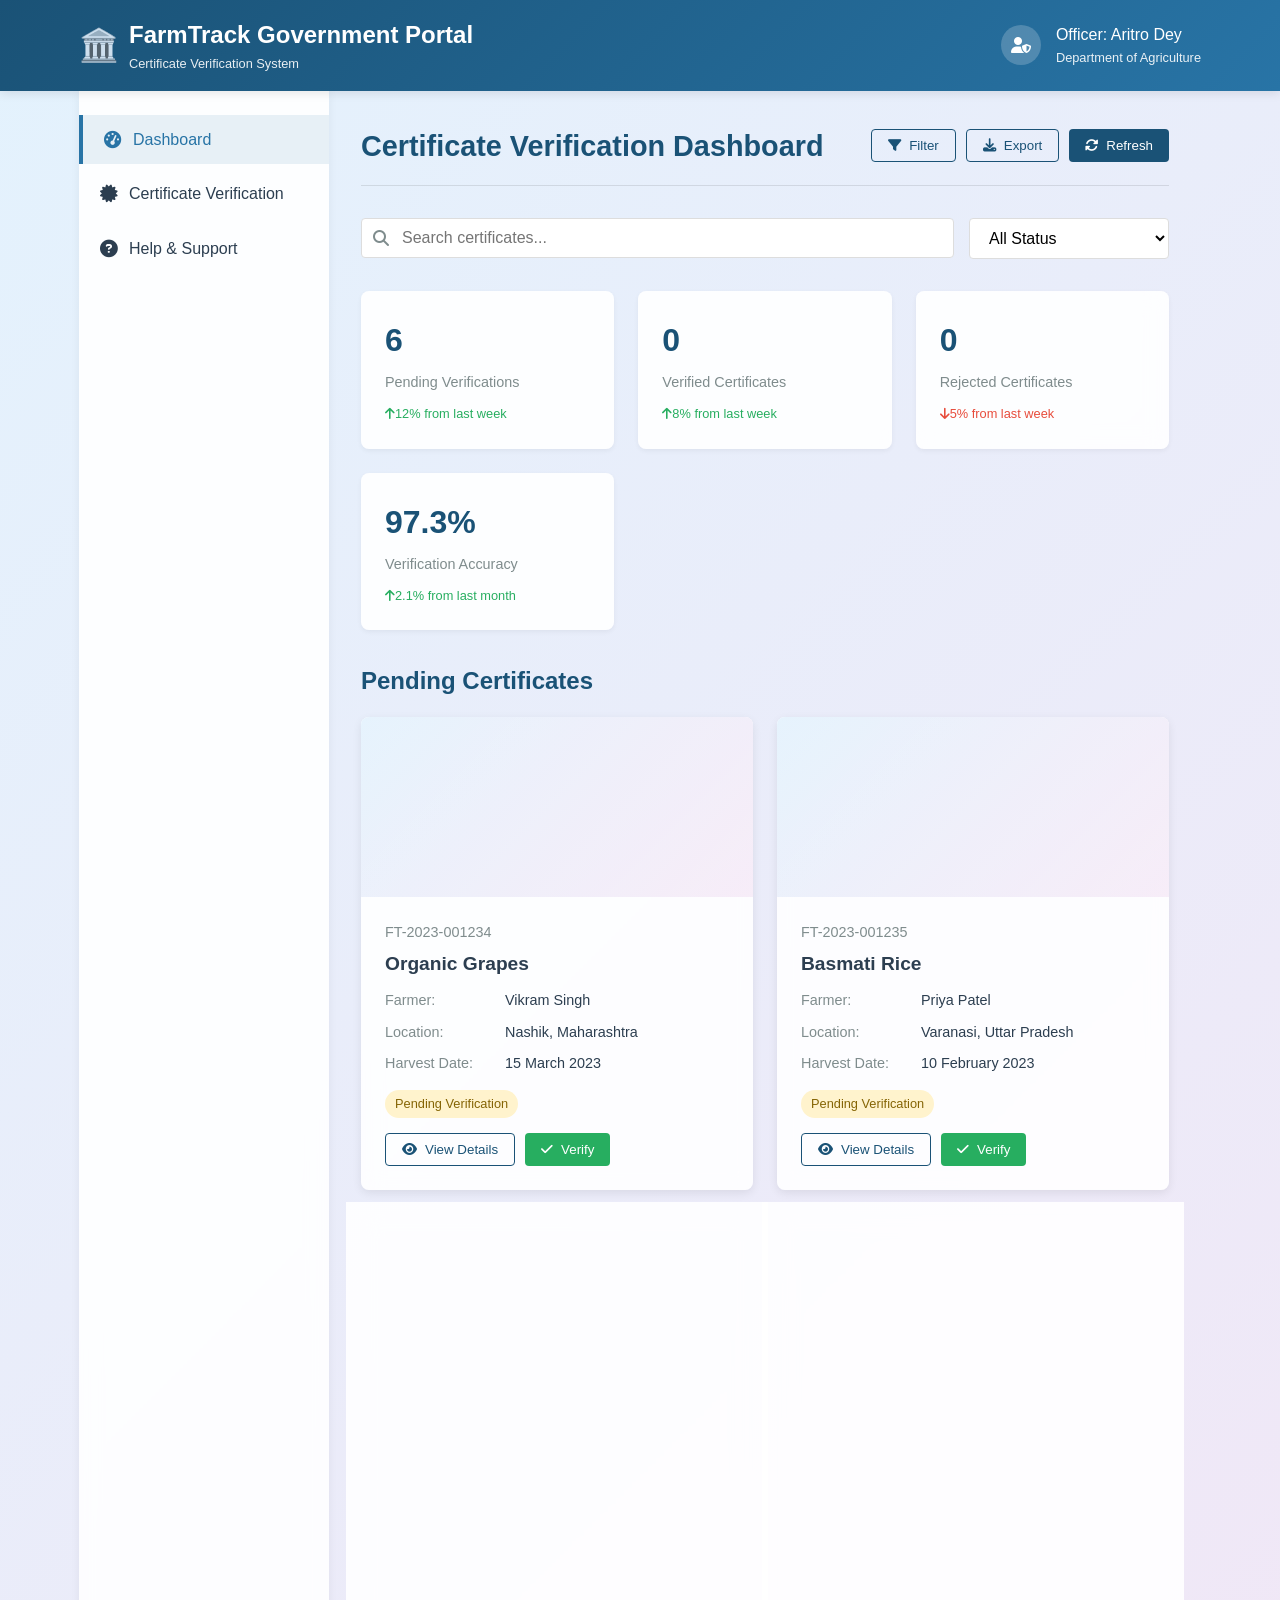
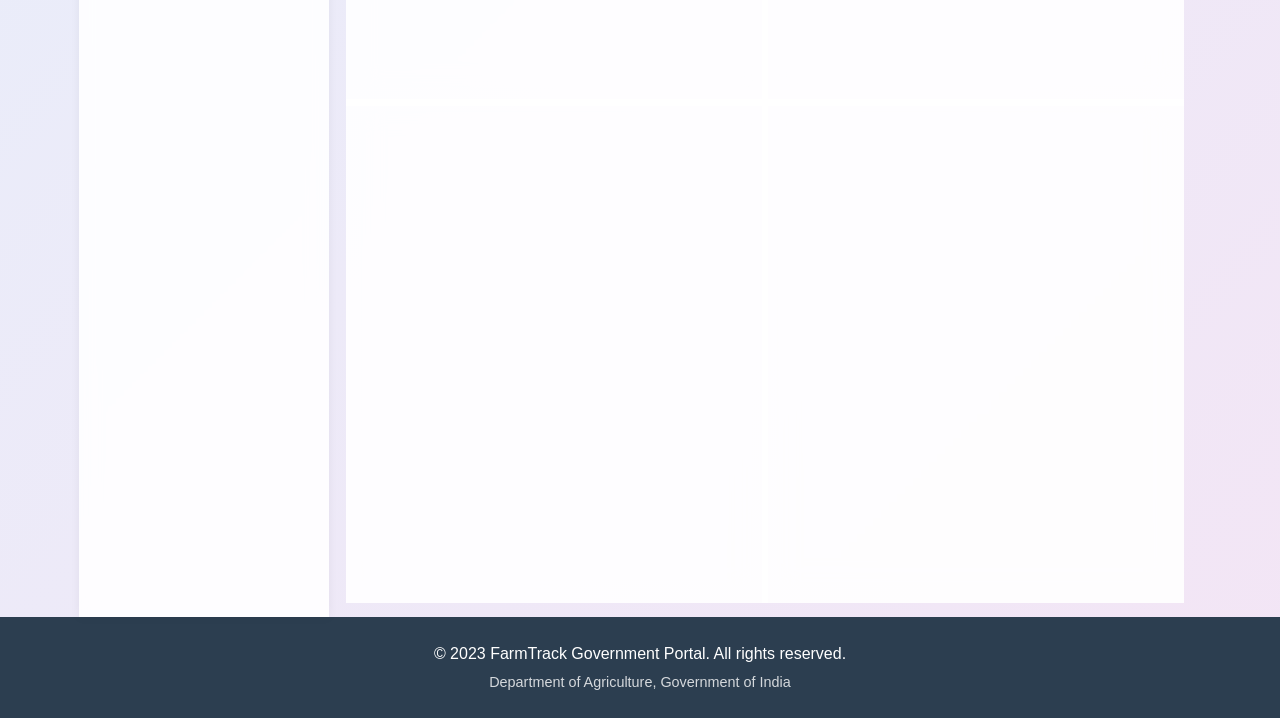
<file: Frontend/govt.html>
<!DOCTYPE html>
<html lang="en">
<head>
    <meta charset="UTF-8">
    <meta name="viewport" content="width=device-width, initial-scale=1.0">
    <title>Government Portal - FarmTrack Certificate Verification</title>
    <link rel="stylesheet" href="https://cdnjs.cloudflare.com/ajax/libs/font-awesome/6.4.0/css/all.min.css">
    <link rel="stylesheet" href="govt.css">
</head>
<body>
    <!-- Header -->
    <header>
        <div class="container header-container">
            <div class="logo">
                <div class="logo-icon">🏛️</div>
                <div class="logo-text">
                    <h1>FarmTrack Government Portal</h1>
                    <p>Certificate Verification System</p>
                </div>
            </div>
            <div class="user-info">
                <div class="user-avatar">
                    <i class="fas fa-user-shield"></i>
                </div>
                <div>
                    <div>Officer: Aritro Dey</div>
                    <div style="font-size: 0.8rem; opacity: 0.9;">Department of Agriculture</div>
                </div>
            </div>
        </div>
    </header>

    <!-- Main Content -->
    <div class="main-content container">
        <!-- Sidebar -->
        <aside class="sidebar">
            <ul class="sidebar-menu">
                <li><a href="#" class="active"><i class="fas fa-tachometer-alt sidebar-icon"></i> Dashboard</a></li>
                <li><a href="#"><i class="fas fa-certificate sidebar-icon"></i> Certificate Verification</a></li>
                <li><a href="#"><i class="fas fa-question-circle sidebar-icon"></i> Help & Support</a></li>
            </ul>
        </aside>

        <!-- Content Area -->
        <main class="content">
            <div class="page-header">
                <h1 class="page-title">Certificate Verification Dashboard</h1>
                 <div class="page-actions">
                    <button class="btn btn-outline" id="filterBtn"><i class="fas fa-filter"></i> Filter</button>
                    <button class="btn btn-outline" id="exportBtn"><i class="fas fa-download"></i> Export</button>
                    <button class="btn btn-primary" id="refreshBtn"><i class="fas fa-sync-alt"></i> Refresh</button>
                </div> 
            </div>

            <!-- Search and Filter -->
            <div class="search-filter">
                <div class="search-box">
                    <i class="fas fa-search search-icon"></i>
                    <input type="text" id="searchInput" placeholder="Search certificates...">
                </div>
                <div class="filter-dropdown">
                    <select id="statusFilter">
                        <option value="all">All Status</option>
                        <option value="pending">Pending</option>
                        <option value="verified">Verified</option>
                        <option value="rejected">Rejected</option>
                    </select>
                </div>
            </div>

            <!-- Stats -->
            <div class="stats-container">
                <div class="stat-card">
                    <div class="stat-value" id="pendingCount">142</div>
                    <div class="stat-label">Pending Verifications</div>
                    <div class="stat-trend trend-up"><i class="fas fa-arrow-up"></i> 12% from last week</div>
                </div>
                <div class="stat-card">
                    <div class="stat-value" id="verifiedCount">1,248</div>
                    <div class="stat-label">Verified Certificates</div>
                    <div class="stat-trend trend-up"><i class="fas fa-arrow-up"></i> 8% from last week</div>
                </div>
                <div class="stat-card">
                    <div class="stat-value" id="rejectedCount">34</div>
                    <div class="stat-label">Rejected Certificates</div>
                    <div class="stat-trend trend-down"><i class="fas fa-arrow-down"></i> 5% from last week</div>
                </div>
                <div class="stat-card">
                    <div class="stat-value">97.3%</div>
                    <div class="stat-label">Verification Accuracy</div>
                    <div class="stat-trend trend-up"><i class="fas fa-arrow-up"></i> 2.1% from last month</div>
                </div>
            </div>

            <!-- Certificate Grid -->
            <h2 style="margin-bottom: 1rem; color: var(--primary);">Pending Certificates</h2>
            <div class="certificate-grid" id="certificateGrid">
                <!-- Certificates will be loaded here by JavaScript -->
            </div>
        </main>
    </div>

    <!-- Certificate Detail Modal -->
    <div class="modal" id="certificateModal">
        <div class="modal-content">
            <div class="modal-header">
                <h2 class="modal-title">Certificate Details</h2>
                <button class="close-modal" id="closeModal">&times;</button>
            </div>
            <div class="modal-body">
                <div class="certificate-view">
                    <div class="certificate-image-large">
                        <i class="fas fa-file-certificate"></i>
                    </div>
                    <div class="certificate-details-large">
                        <div class="detail-group">
                            <div class="detail-label">Certificate ID</div>
                            <div class="detail-value" id="modalCertId">FT-2023-001234</div>
                        </div>
                        <div class="detail-group">
                            <div class="detail-label">Farmer Name</div>
                            <div class="detail-value" id="modalFarmerName">Vikram Singh</div>
                        </div>
                        <div class="detail-group">
                            <div class="detail-label">Farm Location</div>
                            <div class="detail-value" id="modalFarmLocation">Nashik, Maharashtra</div>
                        </div>
                        <div class="detail-group">
                            <div class="detail-label">Product Type</div>
                            <div class="detail-value" id="modalProductType">Organic Grapes</div>
                        </div>
                        <div class="detail-group">
                            <div class="detail-label">Harvest Date</div>
                            <div class="detail-value" id="modalHarvestDate">15 March 2023</div>
                        </div>
                        <div class="detail-group">
                            <div class="detail-label">Certificate Issue Date</div>
                            <div class="detail-value" id="modalIssueDate">20 March 2023</div>
                        </div>
                        <div class="detail-group">
                            <div class="detail-label">Verification Status</div>
                            <div class="detail-value">
                                <span class="certificate-status status-pending" id="modalStatus">Pending Verification</span>
                            </div>
                        </div>
                        <div class="detail-group">
                            <div class="detail-label">Additional Notes</div>
                            <div class="detail-value" id="modalNotes">This certificate confirms that the produce meets all organic farming standards as per government regulations.</div>
                        </div>
                    </div>
                </div>
            </div>
            <div class="modal-footer">
                <button class="btn btn-danger" id="rejectBtn"><i class="fas fa-times"></i> Reject Certificate</button>
                <button class="btn btn-success" id="verifyBtn"><i class="fas fa-check"></i> Verify Certificate</button>
            </div>
        </div>
    </div>

    <!-- Toast Notification -->
    <div class="toast" id="toast">
        <i class="fas fa-check-circle"></i>
        <span id="toastMessage">Certificate verified successfully!</span>
    </div>

    <!-- Footer -->
    <footer>
        <div class="container">
            <p>&copy; 2023 FarmTrack Government Portal. All rights reserved.</p>
            <p style="margin-top: 5px; font-size: 0.9rem; opacity: 0.8;">Department of Agriculture, Government of India</p>
        </div>
    </footer>

    <script src="govt.js"></script>
</body>
</html>
</file>
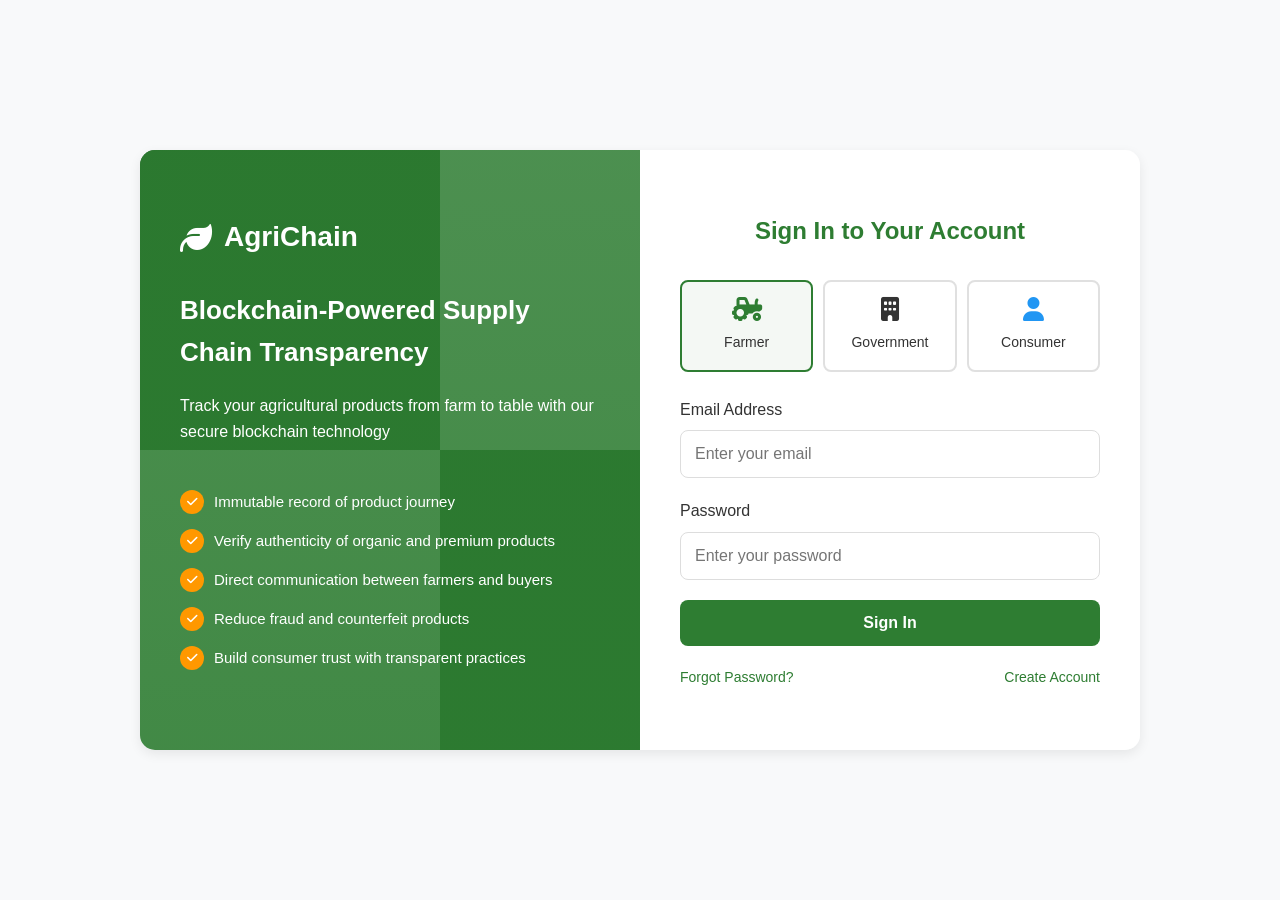
<file: Frontend/login.html>
﻿<!DOCTYPE html>
<html lang="en">
<head>
  <meta charset="UTF-8">
  <meta name="viewport" content="width=device-width, initial-scale=1.0">
  <title>AgriChain - Login</title>
  <link rel="stylesheet" href="https://cdnjs.cloudflare.com/ajax/libs/font-awesome/6.4.0/css/all.min.css">
  <link rel="stylesheet" href="login.css">
</head>
<body>
  <div class="login-container">
    <div class="left-panel">
      <div class="logo">
        <i class="fas fa-leaf"></i>
        <h1>AgriChain</h1>
      </div>
      <h2>Blockchain-Powered Supply Chain Transparency</h2>
      <p>Track your agricultural products from farm to table with our secure blockchain technology</p>

      <ul class="features">
        <li><i class="fas fa-check"></i> Immutable record of product journey</li>
        <li><i class="fas fa-check"></i> Verify authenticity of organic and premium products</li>
        <li><i class="fas fa-check"></i> Direct communication between farmers and buyers</li>
        <li><i class="fas fa-check"></i> Reduce fraud and counterfeit products</li>
        <li><i class="fas fa-check"></i> Build consumer trust with transparent practices</li>
      </ul>
    </div>

    <div class="right-panel">
      <h2>Sign In to Your Account</h2>

      <!-- User type selector -->
      <div class="user-type-selector">
        <div class="user-type farmer selected" onclick="selectUserType('farmer')">
          <i class="fas fa-tractor"></i>
          <span>Farmer</span>
        </div>
            
        <div class="user-type government" onclick="selectUserType('government')">
          <i class="fas fa-building"></i>
          <span>Government</span>
        </div>
        <div class="user-type consumer" onclick="selectUserType('consumer')">
          <i class="fas fa-user"></i>
          <span>Consumer</span>
        </div>
      </div>

      <!-- Login form -->
      <form action="login.php" method="POST">
        <div class="form-group">
          <label for="email">Email Address</label>
          <input type="email" id="email" name="email" placeholder="Enter your email" required>
        </div>

        <div class="form-group">
          <label for="password">Password</label>
          <input type="password" id="password" name="password" placeholder="Enter your password" required>
        </div>

        <button type="submit" class="btn">Sign In</button>

        <div class="links">
          <a href="#">Forgot Password?</a>
          <a href="register.html">Create Account</a>
        </div>
      </form>
    </div>
  </div>

  <script>
function selectUserType(type) {

  document.querySelectorAll('.user-type').forEach(el => {
    el.classList.remove('selected');
  });

  document.querySelector('.user-type.' + type).classList.add('selected');

  document.getElementById("roleInput").value = type;
}
</script>

</body>
</html>
</file>
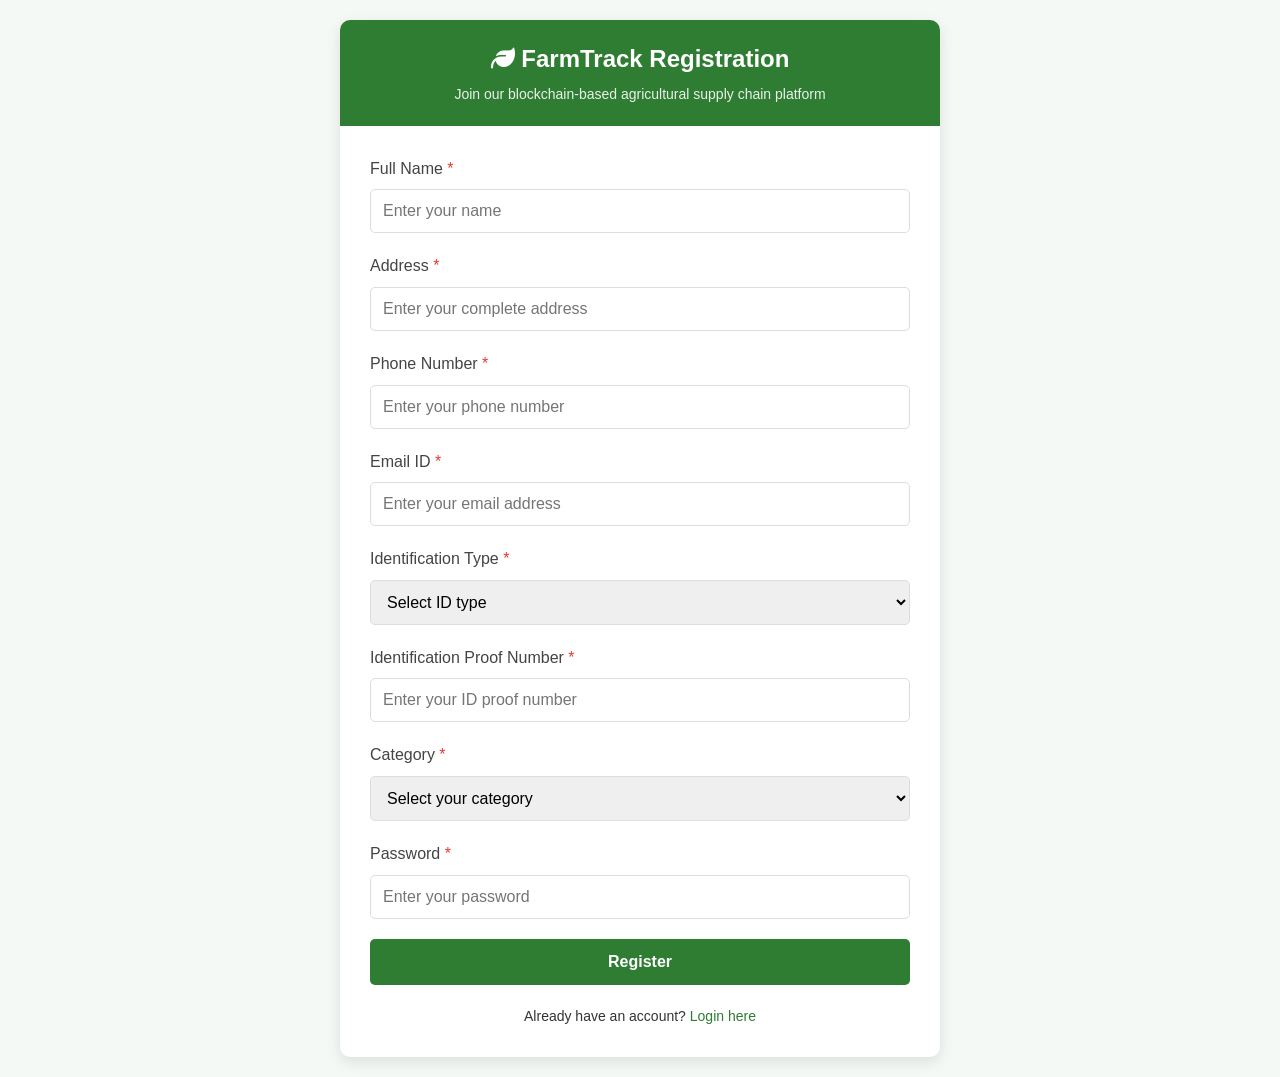
<file: Frontend/sign-in.html>
<!DOCTYPE html>
<html lang="en">
<head>
    <meta charset="UTF-8">
    <meta name="viewport" content="width=device-width, initial-scale=1.0">
    <title>AgriChain - Registration</title>
    <link rel="stylesheet" href="https://cdnjs.cloudflare.com/ajax/libs/font-awesome/6.4.0/css/all.min.css">
    <style>
        * {
            margin: 0;
            padding: 0;
            box-sizing: border-box;
            font-family: 'Segoe UI', Tahoma, Geneva, Verdana, sans-serif;
        }
        
        body {
            background-color: #f5f9f5;
            color: #333;
            line-height: 1.6;
            display: flex;
            justify-content: center;
            align-items: center;
            min-height: 100vh;
            padding: 20px;
        }
        
        .container {
            width: 100%;
            max-width: 600px;
            background-color: white;
            border-radius: 10px;
            box-shadow: 0 5px 15px rgba(0, 0, 0, 0.1);
            overflow: hidden;
        }
        
        .header {
            background-color: #2e7d32;
            color: white;
            padding: 20px;
            text-align: center;
        }
        
        .header h1 {
            font-size: 24px;
            margin-bottom: 5px;
        }
        
        .header p {
            font-size: 14px;
            opacity: 0.9;
        }
        
        .form-container {
            padding: 30px;
        }
        
        .form-group {
            margin-bottom: 20px;
        }
        
        label {
            display: block;
            margin-bottom: 8px;
            font-weight: 500;
            color: #444;
        }
        
        input, select {
            width: 100%;
            padding: 12px;
            border: 1px solid #ddd;
            border-radius: 5px;
            font-size: 16px;
            transition: border-color 0.3s;
        }
        
        input:focus, select:focus {
            outline: none;
            border-color: #2e7d32;
            box-shadow: 0 0 0 2px rgba(46, 125, 50, 0.2);
        }
        
        .btn {
            width: 100%;
            padding: 14px;
            background-color: #2e7d32;
            color: white;
            border: none;
            border-radius: 5px;
            font-size: 16px;
            font-weight: 600;
            cursor: pointer;
            transition: background-color 0.3s;
        }
        
        .btn:hover {
            background-color: #1b5e20;
        }
        
        .login-link {
            text-align: center;
            margin-top: 20px;
            font-size: 14px;
        }
        
        .login-link a {
            color: #2e7d32;
            text-decoration: none;
            font-weight: 500;
        }
        
        .login-link a:hover {
            text-decoration: underline;
        }
        
        .required::after {
            content: " *";
            color: #e53935;
        }
        
        @media (max-width: 480px) {
            .form-container {
                padding: 20px;
            }
        }
    </style>
</head>
<body>
    <div class="container">
        <div class="header">
            <h1><i class="fas fa-leaf"></i> FarmTrack Registration</h1>
            <p>Join our blockchain-based agricultural supply chain platform</p>
        </div>
        
        <div class="form-container">
            <form id="registrationForm" action="register.php" method="POST">
                <div class="form-group">
                    <label for="name" class="required">Full Name</label>
                    <input type="text" id="name" name="name" placeholder="Enter your name" required>
                </div>
                
                <div class="form-group">
                    <label for="address" class="required">Address</label>
                    <input type="text" id="address" name="address" placeholder="Enter your complete address" required>
                </div>
                
                <div class="form-group">
                    <label for="phone" class="required">Phone Number</label>
                    <input type="tel" id="phone" name="phone" placeholder="Enter your phone number" required>
                </div>
                
                <div class="form-group">
                    <label for="email" class="required">Email ID</label>
                    <input type="email" id="email" name="email" placeholder="Enter your email address" required>
                </div>
                
                <div class="form-group">
                    <label for="id_type" class="required">Identification Type</label>
                    <select id="id_type" name="id_type" required>
                        <option value="">Select ID type</option>
                        <option value="aadhar">Aadhar Card</option>
                        <option value="pan">PAN Card</option>
                        <option value="passport">Passport</option>
                        <option value="driving">Driving License</option>
                        <option value="voter">Voter ID</option>
                        <option value="other">Other</option>
                    </select>
                </div>
                <div class="form-group">
                    <label for="id_proof" class="required">Identification Proof Number</label>
                    <input type="text" id="id_proof" name="id_proof" placeholder="Enter your ID proof number" required>
                </div>
                
                <div class="form-group">
                    <label for="category" class="required">Category</label>
                    <select id="category" name="category" required>
                        <option value="">Select your category</option>
                        <option value="farmer">Farmer</option>
                        <option value="consumer">Consumer</option>
                        <option value="government">Government</option>
                    </select>
                </div>
                <div class="form-group">
                    <label for="password" class="required">Password</label>
                    <input type="password" id="password" name="password" placeholder="Enter your password" required>
                </div>
                
                <button type="submit" class="btn">Register</button>
                
                <div class="login-link">
                    Already have an account? <a href="login.html">Login here</a>
                </div>
            </form>
        </div>
    </div>

    <script>
        document.getElementById('registrationForm').addEventListener('submit', function(e) {
           // e.preventDefault();
            
            // Get form values
            const name = document.getElementById('name').value;
            const address = document.getElementById('address').value;
            const phone = document.getElementById('phone').value;
            const email = document.getElementById('email').value;
            const idProof = document.getElementById('id-proof').value;
            const idType = document.getElementById('id-type').value;
            const category = document.getElementById('category').value;
            
            // Simple validation
            if (!name || !address || !phone || !email || !idProof || !idType || !category) {
                alert('Please fill in all required fields');
                return;
            }
            
            // In a real application, you would send this data to your server
            console.log('Registration Data:', {
                name, address, phone, email, idProof, idType, category
            });
            
            // Show success message
if (category === "farmer") {
    window.location.href = "Farmer.html";
} else if (category === "consumer") {
    window.location.href = "Consumer.html";
} else if (category === "government") {
    window.location.href = "govt.html";
}            
            // In a real application, you would redirect to the appropriate dashboard
            // window.location.href = `/dashboard/${category}`;
        });
    </script>
</body>
</html>
</file>
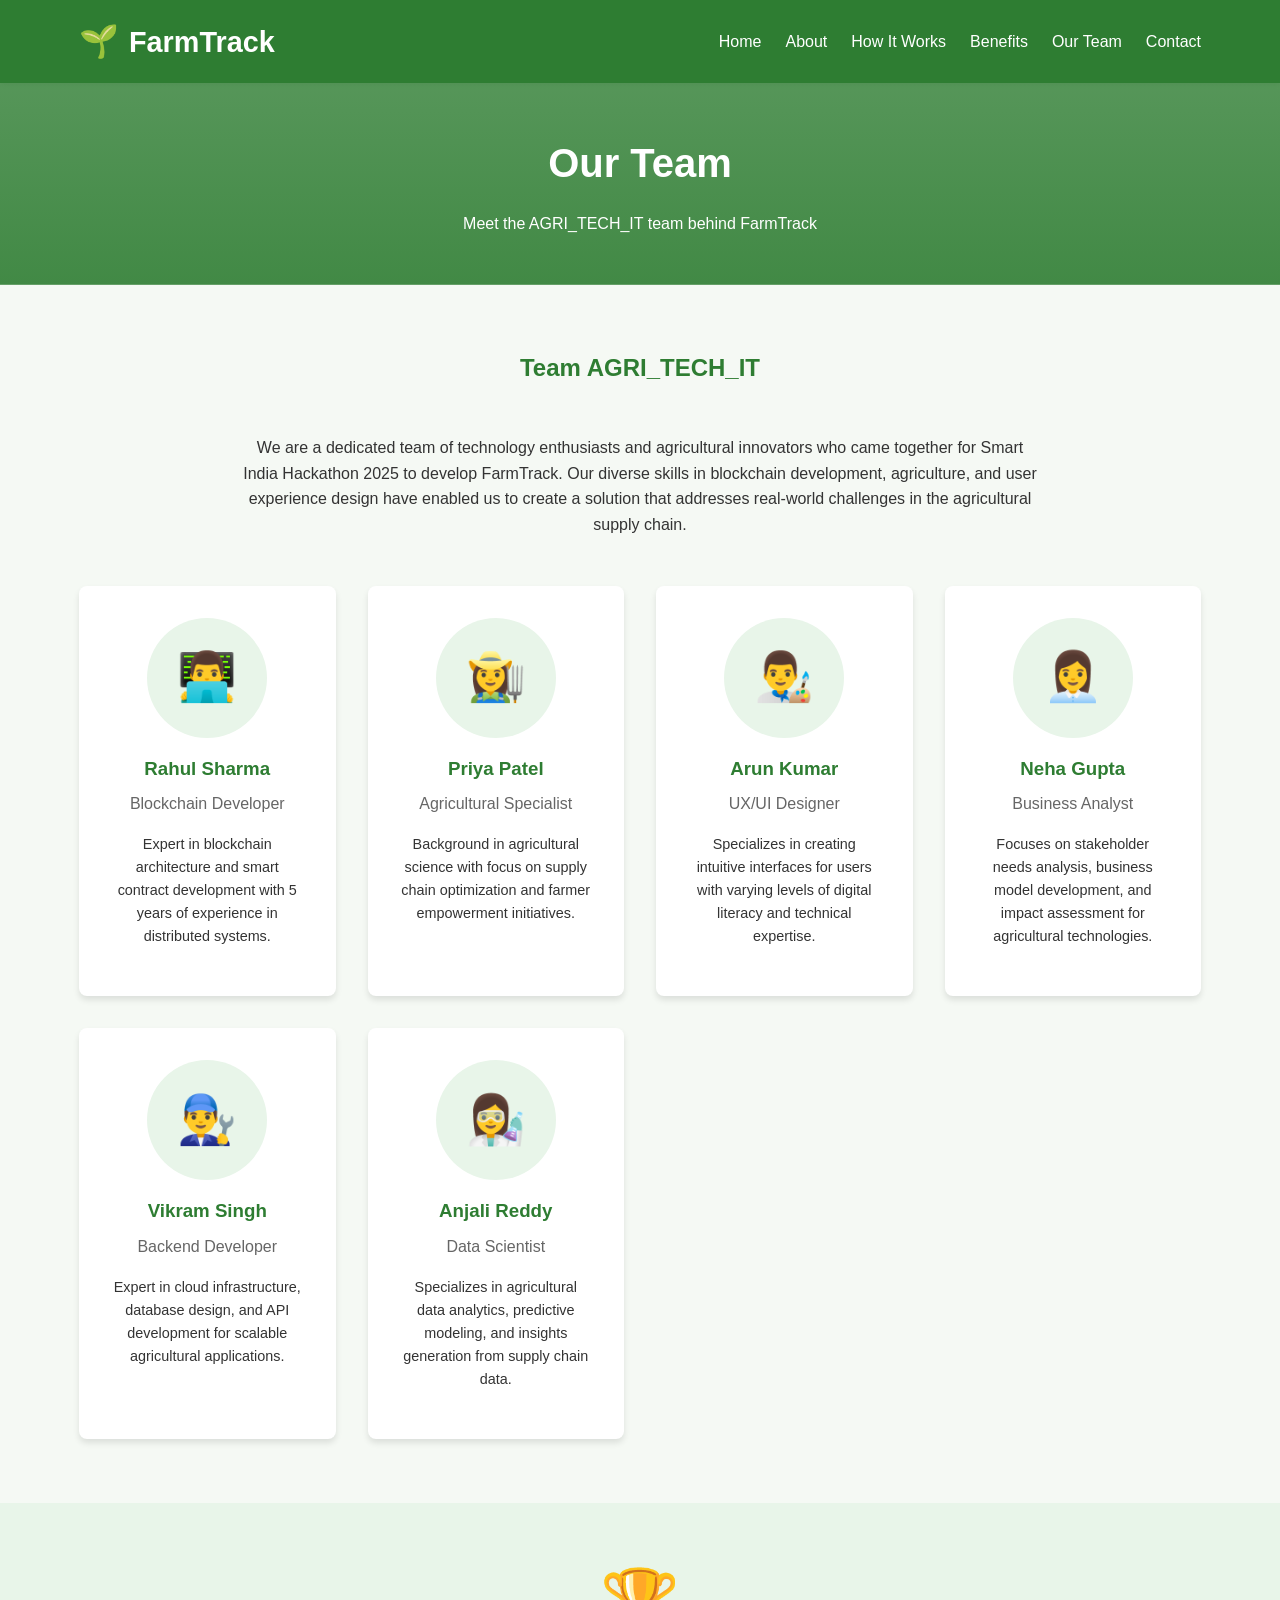
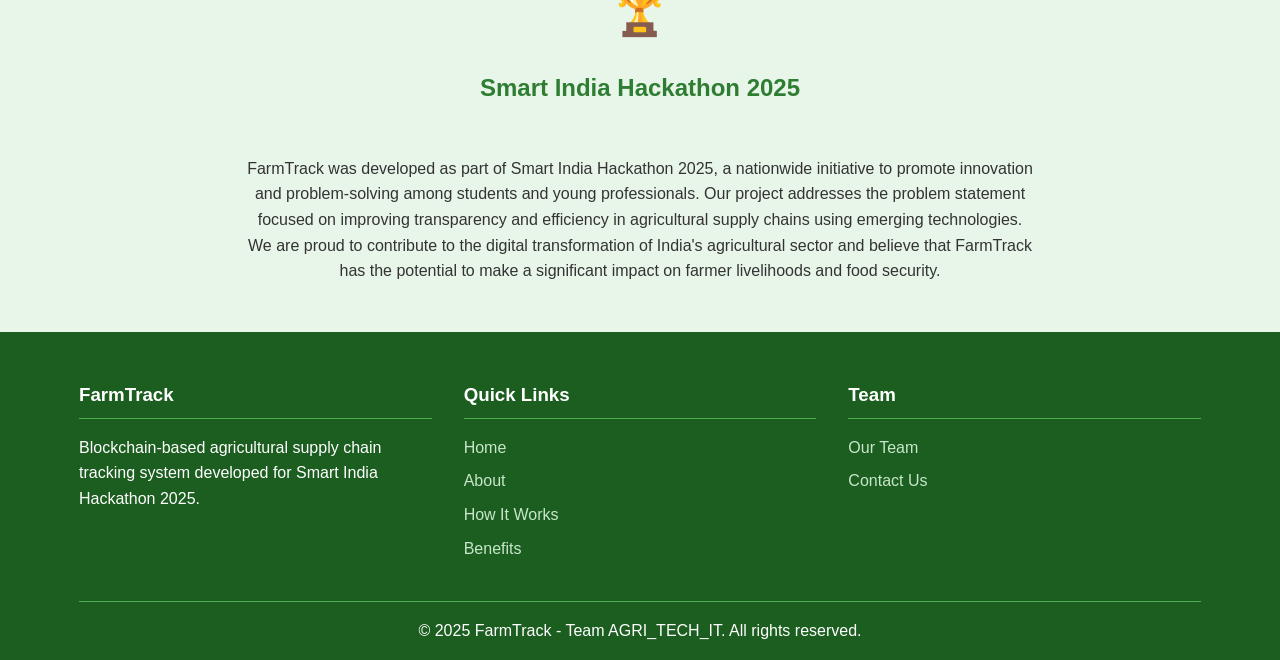
<file: Frontend/Team.html>
﻿<!DOCTYPE html>
<html lang="en">
<head>
    <meta charset="UTF-8">
    <meta name="viewport" content="width=device-width, initial-scale=1.0">
    <title>Our Team - FarmTrack</title>
    <style>
        /* Reuse styles from index.html */
        * {
            margin: 0;
            padding: 0;
            box-sizing: border-box;
            font-family: 'Segoe UI', Tahoma, Geneva, Verdana, sans-serif;
        }
        
        body {
            background-color: #f5f9f4;
            color: #333;
            line-height: 1.6;
        }
        
        .container {
            width: 90%;
            max-width: 1200px;
            margin: 0 auto;
            padding: 0 15px;
        }
        
        header {
            background-color: #2e7d32;
            color: white;
            padding: 1rem 0;
            box-shadow: 0 2px 5px rgba(0,0,0,0.1);
        }
        
        .header-container {
            display: flex;
            justify-content: space-between;
            align-items: center;
        }
        
        .logo {
            display: flex;
            align-items: center;
        }
        
        .logo h1 {
            font-size: 1.8rem;
            margin-left: 10px;
        }
        
        .logo-icon {
            font-size: 2rem;
        }
        
        nav ul {
            display: flex;
            list-style: none;
        }
        
        nav ul li {
            margin-left: 1.5rem;
        }
        
        nav ul li a {
            color: white;
            text-decoration: none;
            font-weight: 500;
            transition: color 0.3s;
        }
        
        nav ul li a:hover {
            color: #c8e6c9;
        }
        
        .mobile-menu {
            display: none;
            font-size: 1.5rem;
            cursor: pointer;
        }
        
        footer {
            background-color: #1b5e20;
            color: white;
            padding: 3rem 0 1rem;
        }
        
        .footer-content {
            display: grid;
            grid-template-columns: repeat(auto-fit, minmax(200px, 1fr));
            gap: 2rem;
            margin-bottom: 2rem;
        }
        
        .footer-section h3 {
            margin-bottom: 1rem;
            border-bottom: 1px solid #4caf50;
            padding-bottom: 0.5rem;
        }
        
        .footer-section ul {
            list-style: none;
        }
        
        .footer-section ul li {
            margin-bottom: 0.5rem;
        }
        
        .footer-section ul li a {
            color: #c8e6c9;
            text-decoration: none;
        }
        
        .footer-section ul li a:hover {
            color: white;
        }
        
        .copyright {
            text-align: center;
            padding-top: 1rem;
            border-top: 1px solid #4caf50;
        }
        
        /* Page-specific styles */
        .page-hero {
            background: linear-gradient(rgba(46, 125, 50, 0.8), rgba(46, 125, 50, 0.9)), url('https://images.unsplash.com/photo-1500382017468-9049fed747ef?ixlib=rb-4.0.3&auto=format&fit=crop&w=1920&q=80');
            background-size: cover;
            background-position: center;
            color: white;
            padding: 3rem 0;
            text-align: center;
        }
        
        .page-hero h2 {
            font-size: 2.5rem;
            margin-bottom: 1rem;
        }
        
        .content-section {
            padding: 4rem 0;
        }
        
        .section-title {
            text-align: center;
            margin-bottom: 3rem;
            color: #2e7d32;
        }
        
        .team-intro {
            text-align: center;
            max-width: 800px;
            margin: 0 auto 3rem;
        }
        
        .team-grid {
            display: grid;
            grid-template-columns: repeat(auto-fit, minmax(250px, 1fr));
            gap: 2rem;
        }
        
        .team-member {
            background-color: white;
            border-radius: 8px;
            padding: 2rem;
            text-align: center;
            box-shadow: 0 4px 6px rgba(0,0,0,0.1);
            transition: transform 0.3s;
        }
        
        .team-member:hover {
            transform: translateY(-5px);
        }
        
        .member-avatar {
            width: 120px;
            height: 120px;
            border-radius: 50%;
            background-color: #e8f5e9;
            margin: 0 auto 1rem;
            display: flex;
            align-items: center;
            justify-content: center;
            font-size: 3rem;
            color: #2e7d32;
        }
        
        .team-member h3 {
            color: #2e7d32;
            margin-bottom: 0.5rem;
        }
        
        .member-role {
            color: #666;
            font-weight: 500;
            margin-bottom: 1rem;
        }
        
        .member-bio {
            font-size: 0.9rem;
            margin-bottom: 1rem;
        }
        
        .hackathon-info {
            background-color: #e8f5e9;
            padding: 3rem 0;
            text-align: center;
        }
        
        .hackathon-content {
            max-width: 800px;
            margin: 0 auto;
        }
        
        .hackathon-logo {
            font-size: 4rem;
            margin-bottom: 1rem;
        }
        
        @media (max-width: 768px) {
            .mobile-menu {
                display: block;
            }
            
            nav ul {
                display: none;
                flex-direction: column;
                position: absolute;
                top: 70px;
                left: 0;
                width: 100%;
                background-color: #2e7d32;
                padding: 1rem 0;
            }
            
            nav ul.show {
                display: flex;
            }
            
            nav ul li {
                margin: 0.5rem 0;
                text-align: center;
            }
        }
    </style>
</head>
<body>
    <!-- Header -->
    <header>
        <div class="container header-container">
            <div class="logo">
                <span class="logo-icon">🌱</span>
                <h1>FarmTrack</h1>
            </div>
            <div class="mobile-menu">☰</div>
            <nav>
                <ul>
                    <li><a href="index.html">Home</a></li>
                    <li><a href="about.html">About</a></li>
                    <li><a href="how-it-works.html">How It Works</a></li>
                    <li><a href="benefits.html">Benefits</a></li>
                    <li><a href="team.html">Our Team</a></li>
                    <li><a href="contact.html">Contact</a></li>
                </ul>
            </nav>
        </div>
    </header>

    <!-- Page Hero -->
    <section class="page-hero">
        <div class="container">
            <h2>Our Team</h2>
            <p>Meet the AGRI_TECH_IT team behind FarmTrack</p>
        </div>
    </section>

    <!-- Team Section -->
    <section class="content-section">
        <div class="container">
            <h2 class="section-title">Team AGRI_TECH_IT</h2>
            <div class="team-intro">
                <p>We are a dedicated team of technology enthusiasts and agricultural innovators who came together for Smart India Hackathon 2025 to develop FarmTrack. Our diverse skills in blockchain development, agriculture, and user experience design have enabled us to create a solution that addresses real-world challenges in the agricultural supply chain.</p>
            </div>
            <div class="team-grid">
                <div class="team-member">
                    <div class="member-avatar">👨‍💻</div>
                    <h3>Rahul Sharma</h3>
                    <div class="member-role">Blockchain Developer</div>
                    <div class="member-bio">Expert in blockchain architecture and smart contract development with 5 years of experience in distributed systems.</div>
                </div>
                <div class="team-member">
                    <div class="member-avatar">👩‍🌾</div>
                    <h3>Priya Patel</h3>
                    <div class="member-role">Agricultural Specialist</div>
                    <div class="member-bio">Background in agricultural science with focus on supply chain optimization and farmer empowerment initiatives.</div>
                </div>
                <div class="team-member">
                    <div class="member-avatar">👨‍🎨</div>
                    <h3>Arun Kumar</h3>
                    <div class="member-role">UX/UI Designer</div>
                    <div class="member-bio">Specializes in creating intuitive interfaces for users with varying levels of digital literacy and technical expertise.</div>
                </div>
                <div class="team-member">
                    <div class="member-avatar">👩‍💼</div>
                    <h3>Neha Gupta</h3>
                    <div class="member-role">Business Analyst</div>
                    <div class="member-bio">Focuses on stakeholder needs analysis, business model development, and impact assessment for agricultural technologies.</div>
                </div>
                <div class="team-member">
                    <div class="member-avatar">👨‍🔧</div>
                    <h3>Vikram Singh</h3>
                    <div class="member-role">Backend Developer</div>
                    <div class="member-bio">Expert in cloud infrastructure, database design, and API development for scalable agricultural applications.</div>
                </div>
                <div class="team-member">
                    <div class="member-avatar">👩‍🔬</div>
                    <h3>Anjali Reddy</h3>
                    <div class="member-role">Data Scientist</div>
                    <div class="member-bio">Specializes in agricultural data analytics, predictive modeling, and insights generation from supply chain data.</div>
                </div>
            </div>
        </div>
    </section>

    <!-- Hackathon Info Section -->
    <section class="hackathon-info">
        <div class="container">
            <div class="hackathon-content">
                <div class="hackathon-logo">🏆</div>
                <h2 class="section-title">Smart India Hackathon 2025</h2>
                <p>FarmTrack was developed as part of Smart India Hackathon 2025, a nationwide initiative to promote innovation and problem-solving among students and young professionals. Our project addresses the problem statement focused on improving transparency and efficiency in agricultural supply chains using emerging technologies.</p>
                <p>We are proud to contribute to the digital transformation of India's agricultural sector and believe that FarmTrack has the potential to make a significant impact on farmer livelihoods and food security.</p>
            </div>
        </div>
    </section>

    <!-- Footer -->
    <footer>
        <div class="container">
            <div class="footer-content">
                <div class="footer-section">
                    <h3>FarmTrack</h3>
                    <p>Blockchain-based agricultural supply chain tracking system developed for Smart India Hackathon 2025.</p>
                </div>
                <div class="footer-section">
                    <h3>Quick Links</h3>
                    <ul>
                        <li><a href="index.html">Home</a></li>
                        <li><a href="about.html">About</a></li>
                        <li><a href="how-it-works.html">How It Works</a></li>
                        <li><a href="benefits.html">Benefits</a></li>
                    </ul>
                </div>
                <div class="footer-section">
                    <h3>Team</h3>
                    <ul>
                        <li><a href="team.html">Our Team</a></li>
                        <li><a href="contact.html">Contact Us</a></li>
                    </ul>
                </div>
            </div>
            <div class="copyright">
                <p>&copy; 2025 FarmTrack - Team AGRI_TECH_IT. All rights reserved.</p>
            </div>
        </div>
    </footer>

    <script>
        // Mobile menu toggle
        document.querySelector('.mobile-menu').addEventListener('click', function() {
            document.querySelector('nav ul').classList.toggle('show');
        });
    </script>
</body>
</html>
</file>
<file: Frontend/Farmer.css>
/* --- Global Styles --- */
:root {
    --primary-color: #4CAF50; /* Green */
    --secondary-color: #FF9800; /* Orange/Amber for accents */
    --background-color: #f4f7f6;
    --card-background: #ffffff;
    --text-color: #333;
    --sidebar-color: #2e3e4e; 
    --warning-color: #ffc107;
    --success-color: #28a745;
    --danger-color: #dc3545; /* Used for the required asterisk and logout button */
}

body {
    font-family: Arial, sans-serif;
    margin: 0;
    padding: 0;
    background-color: var(--background-color);
    color: var(--text-color);
    display: flex;
    min-height: 100vh;
}

/* --- Sidebar (White Background) --- */
.sidebar {
    width: 250px;
    background-color: white; 
    color: var(--text-color); 
    padding: 20px 0;
    box-shadow: 2px 0 5px rgba(0, 0, 0, 0.1);
    display: flex;
    flex-direction: column; /* Key to stacking children vertically */
}

.sidebar .logo {
    text-align: center;
    margin-bottom: 30px;
}

.sidebar .logo h3 {
    margin: 0;
    font-size: 1.5em;
}

.sidebar .logo i {
    font-size: 2em;
    color: var(--primary-color);
    margin-bottom: 5px;
}

.sidebar nav {
    /* CRITICAL: Pushes the logout button to the bottom */
    flex-grow: 1; 
    padding-bottom: 10px; /* Small space above the logout button */
}

.sidebar nav a {
    padding: 15px 20px;
    text-decoration: none;
    color: var(--text-color); 
    display: block;
    transition: background-color 0.3s, color 0.3s;
}

.sidebar nav a i {
    margin-right: 10px;
}

.sidebar nav a:hover {
    background-color: #f0f0f0; 
    color: var(--primary-color);
}

.sidebar nav a.active {
    background-color: var(--primary-color);
    color: white; 
}

/* --- Logout Button Styling (Fixed) --- */
.sidebar a.logout-btn-style {
    /* Style it like a prominent button */
    margin: 10px 15px 15px; /* Adjusted margins */
    padding: 10px 15px;
    
    background-color: var(--danger-color); /* Red color for logout */
    color: white !important; /* Ensure text remains white */
    text-align: center;
    border-radius: 4px;
    font-weight: bold;
    /* Ensure this button acts like a block, separate from the nav links */
    display: block; 
}

.sidebar a.logout-btn-style:hover {
    background-color: #c82333; /* Darker red on hover */
    color: white !important;
}

/* --- Main Content --- */
.main-content {
    flex-grow: 1;
    padding: 20px 30px;
}

header {
    display: flex;
    justify-content: space-between;
    align-items: center;
    margin-bottom: 20px;
    padding-bottom: 10px;
    border-bottom: 1px solid #ddd;
}

header h1 {
    margin: 0;
    font-size: 1.8em;
    color: var(--primary-color);
}

.user-info span {
    background-color: var(--card-background);
    padding: 8px 15px;
    border-radius: 20px;
    font-size: 0.9em;
    border: 1px solid #eee;
}

/* --- Content Sections --- */
.content-section {
    display: none; 
}

.content-section.active {
    display: block; 
}

.content-section h2 {
    color: var(--text-color);
    margin-bottom: 20px;
    border-bottom: 2px solid var(--secondary-color);
    padding-bottom: 5px;
}

/* --- KPI Grid --- */
.kpi-grid {
    display: grid;
    grid-template-columns: repeat(auto-fit, minmax(200px, 1fr));
    gap: 20px;
    margin-bottom: 30px;
}

.kpi-card {
    background-color: var(--card-background);
    padding: 20px;
    border-radius: 8px;
    box-shadow: 0 2px 5px rgba(0, 0, 0, 0.05);
    text-align: center;
    border-left: 5px solid var(--primary-color);
}

.kpi-card i {
    font-size: 2em;
    color: var(--primary-color);
    margin-bottom: 10px;
}

.kpi-card h3 {
    margin: 0 0 10px 0;
    font-size: 1em;
    color: #555;
}

.kpi-card .big-number {
    font-size: 2.2em;
    font-weight: bold;
    margin: 0;
    color: var(--text-color);
}

.kpi-card .big-number small {
    font-size: 0.5em;
    font-weight: normal;
}

.kpi-card small {
    display: block;
    margin-top: 5px;
    color: #999;
}

.kpi-card.score-card {
    border-left: 5px solid var(--success-color);
}
.kpi-card.score-card i {
    color: var(--success-color);
}

.kpi-card.warning {
    border-left: 5px solid var(--warning-color);
}
.kpi-card.warning i {
    color: var(--warning-color);
}

/* --- Table Styles --- */
/* Orders Table Styles */
.orders-table {
    width: 100%;
    border-collapse: collapse;
    margin-top: 20px;
}

.orders-table th {
    background: #f5f5f5;
    padding: 12px;
    text-align: left;
    font-weight: 600;
    color: #333;
    border-bottom: 2px solid #ddd;
}

.orders-table td {
    padding: 12px;
    border-bottom: 1px solid #eee;
}

.orders-table tr:hover {
    background: #f9f9f9;
}

.pending-order {
    animation: fadeIn 0.5s;
}

.payment-badge {
    padding: 4px 8px;
    border-radius: 4px;
    font-size: 12px;
    font-weight: 500;
}

.payment-badge.now {
    background: #e3f2fd;
    color: #1976d2;
}

.payment-badge.delivery {
    background: #fff3e0;
    color: #f57c00;
}

.btn-view {
    background: none;
    border: none;
    color: #666;
    cursor: pointer;
    padding: 5px 10px;
    margin-left: 5px;
}

.btn-view:hover {
    color: #333;
}

.order-badge {
    background: #ff4444;
    color: white;
    font-size: 12px;
    padding: 2px 6px;
    border-radius: 10px;
    margin-left: 5px;
}

.empty-state {
    text-align: center;
    padding: 40px;
    background: #f9f9f9;
    border-radius: 8px;
    margin: 20px 0;
}

.orders-summary {
    background: #e8f5e8;
    padding: 10px 15px;
    border-radius: 5px;
    margin: 10px 0;
    color: #2e7d32;
}

/* Animations */
@keyframes fadeIn {
    from {
        opacity: 0;
        transform: translateY(-10px);
    }
    to {
        opacity: 1;
        transform: translateY(0);
    }
}

@keyframes slideIn {
    from {
        transform: translateX(100%);
        opacity: 0;
    }
    to {
        transform: translateX(0);
        opacity: 1;
    }
}

@keyframes slideOut {
    from {
        transform: translateX(0);
        opacity: 1;
    }
    to {
        transform: translateX(100%);
        opacity: 0;
    }
}

/* Notification Styles */
.notification {
    position: fixed;
    top: 20px;
    right: 20px;
    padding: 15px 25px;
    border-radius: 5px;
    color: white;
    z-index: 1000;
    display: flex;
    align-items: center;
    gap: 10px;
    box-shadow: 0 2px 10px rgba(0,0,0,0.2);
}

.notification.success {
    background: #4CAF50;
}

.notification.info {
    background: #2196F3;
}

.notification.error {
    background: #f44336;
}
/* --- Form Styles --- */
.form-card {
    max-width: 600px;
}

.form-group {
    margin-bottom: 20px;
}

.form-group label {
    display: block;
    margin-bottom: 8px;
    font-weight: bold;
    color: #555;
}

/* Style for Mandatory Fields (Red Asterisk) */
.form-group label .required {
    color: var(--danger-color); /* Red color */
    margin-left: 3px;
    font-size: 1.1em;
}


.form-group input,
.form-group select {
    width: 100%;
    padding: 12px;
    border: 1px solid #ccc;
    border-radius: 4px;
    box-sizing: border-box;
    font-size: 1em;
    transition: border-color 0.3s, box-shadow 0.3s;
}

.form-group input:focus,
.form-group select:focus {
    border-color: var(--secondary-color);
    box-shadow: 0 0 5px rgba(255, 152, 0, 0.3);
    outline: none;
}

.form-group small {
    display: block;
    margin-top: 5px;
    color: #999;
    font-size: 0.85em;
}

/* --- Buttons --- */
.btn-primary, .btn-secondary, .btn-accept {
    padding: 10px 20px;
    border: none;
    border-radius: 4px;
    cursor: pointer;
    font-size: 1em;
    text-align: center;
    text-decoration: none;
    display: inline-block;
    transition: background-color 0.3s, opacity 0.3s;
}

.btn-primary {
    background-color: var(--primary-color);
    color: white;
    margin-top: 20px;
}
.btn-primary:hover {
    background-color: #43A047;
}

.btn-secondary {
    background-color: #9E9E9E;
    color: white;
    margin-top: 20px;
}
.btn-secondary:hover {
    background-color: #757575;
}

.btn-accept {
    background-color: var(--secondary-color);
    color: white;
    font-weight: bold;
    padding: 6px 12px;
    font-size: 0.9em;
}
.btn-accept:hover {
    background-color: #FB8C00;
}

/* --- Status Messages --- */
.status-message {
    padding: 15px;
    margin-top: 20px;
    border-radius: 4px;
    font-weight: bold;
    display: none;
    border-left: 5px solid;
}

.status-success-msg {
    background-color: #d4edda;
    color: #155724;
    border-color: #c3e6cb;
}

/* --- Print Styles for PDF Report --- */
@media print {
    .sidebar, header, .content-section:not(#payments) {
        display: none !important;
    }
    .main-content {
        margin: 0 !important;
        padding: 0 !important;
    }
    #payments {
        display: block !important;
        width: 100% !important;
        padding: 0 !important;
        margin: 0 auto !important;
    }
    .btn-secondary {
        display: none !important; 
    }
}
</file>
<file: Frontend/govt.css>
* {
    margin: 0;
    padding: 0;
    box-sizing: border-box;
    font-family: 'Segoe UI', Tahoma, Geneva, Verdana, sans-serif;
}

:root {
    --primary: #1a5276;
    --secondary: #2874a6;
    --accent: #2ecc71;
    --light: #f8f9fa;
    --dark: #2c3e50;
    --danger: #e74c3c;
    --warning: #f39c12;
    --success: #27ae60;
    --gray: #7f8c8d;
    --background: linear-gradient(135deg, #e3f2fd 0%, #f3e5f5 100%);
}

body {
    background: var(--background);
    color: #333;
    line-height: 1.6;
    min-height: 100vh;
}

.container {
    width: 90%;
    max-width: 1400px;
    margin: 0 auto;
    padding: 0 15px;
}

/* Header Styles */
header {
    background: linear-gradient(135deg, var(--primary), var(--secondary));
    color: white;
    padding: 1rem 0;
    box-shadow: 0 2px 10px rgba(0,0,0,0.1);
    position: sticky;
    top: 0;
    z-index: 100;
}

.header-container {
    display: flex;
    justify-content: space-between;
    align-items: center;
}

.logo {
    display: flex;
    align-items: center;
}

.logo-icon {
    font-size: 2rem;
    margin-right: 10px;
}

.logo-text {
    display: flex;
    flex-direction: column;
}

.logo h1 {
    font-size: 1.5rem;
    font-weight: 600;
}

.logo p {
    font-size: 0.8rem;
    opacity: 0.9;
}

.user-info {
    display: flex;
    align-items: center;
    gap: 15px;
}

.user-avatar {
    width: 40px;
    height: 40px;
    border-radius: 50%;
    background-color: rgba(255, 255, 255, 0.2);
    display: flex;
    align-items: center;
    justify-content: center;
}

/* Main Content */
.main-content {
    display: flex;
    min-height: calc(100vh - 140px);
}

/* Sidebar */
.sidebar {
    width: 250px;
    background-color: rgba(255, 255, 255, 0.9);
    box-shadow: 0 0 10px rgba(0,0,0,0.05);
    padding: 1.5rem 0;
    backdrop-filter: blur(10px);
}

.sidebar-menu {
    list-style: none;
}

.sidebar-menu li {
    margin-bottom: 5px;
}

.sidebar-menu a {
    display: flex;
    align-items: center;
    padding: 12px 20px;
    color: var(--dark);
    text-decoration: none;
    transition: all 0.3s;
}

.sidebar-menu a:hover, .sidebar-menu a.active {
    background-color: rgba(40, 116, 166, 0.1);
    border-left: 4px solid var(--secondary);
    color: var(--secondary);
}

.sidebar-icon {
    margin-right: 10px;
    font-size: 1.1rem;
    width: 20px;
    text-align: center;
}

/* Content Area */
.content {
    flex: 1;
    padding: 2rem;
}

.page-header {
    display: flex;
    justify-content: space-between;
    align-items: center;
    margin-bottom: 2rem;
    padding-bottom: 1rem;
    border-bottom: 1px solid rgba(0,0,0,0.1);
}

.page-title {
    font-size: 1.8rem;
    color: var(--primary);
    font-weight: 600;
}

.page-actions {
    display: flex;
    gap: 10px;
}

.btn {
    padding: 8px 16px;
    border: none;
    border-radius: 4px;
    cursor: pointer;
    font-weight: 500;
    display: flex;
    align-items: center;
    gap: 8px;
    transition: all 0.3s;
}

.btn-primary {
    background-color: var(--primary);
    color: white;
}

.btn-primary:hover {
    background-color: var(--secondary);
    transform: translateY(-2px);
    box-shadow: 0 4px 8px rgba(0,0,0,0.1);
}

.btn-success {
    background-color: var(--success);
    color: white;
}

.btn-success:hover {
    background-color: #219653;
    transform: translateY(-2px);
    box-shadow: 0 4px 8px rgba(0,0,0,0.1);
}

.btn-danger {
    background-color: var(--danger);
    color: white;
}

.btn-danger:hover {
    background-color: #c0392b;
    transform: translateY(-2px);
    box-shadow: 0 4px 8px rgba(0,0,0,0.1);
}

.btn-outline {
    background-color: transparent;
    border: 1px solid var(--primary);
    color: var(--primary);
}

.btn-outline:hover {
    background-color: rgba(40, 116, 166, 0.1);
    transform: translateY(-2px);
    box-shadow: 0 4px 8px rgba(0,0,0,0.1);
}

.btn:disabled {
    opacity: 0.6;
    cursor: not-allowed;
    transform: none !important;
    box-shadow: none !important;
}

/* Dashboard Stats */
.stats-container {
    display: grid;
    grid-template-columns: repeat(auto-fit, minmax(200px, 1fr));
    gap: 1.5rem;
    margin-bottom: 2rem;
}

.stat-card {
    background-color: rgba(255, 255, 255, 0.9);
    border-radius: 8px;
    padding: 1.5rem;
    box-shadow: 0 2px 5px rgba(0,0,0,0.05);
    display: flex;
    flex-direction: column;
    transition: transform 0.3s, box-shadow 0.3s;
    backdrop-filter: blur(10px);
}

.stat-card:hover {
    transform: translateY(-5px);
    box-shadow: 0 5px 15px rgba(0,0,0,0.1);
}

.stat-value {
    font-size: 2rem;
    font-weight: 700;
    color: var(--primary);
    margin-bottom: 5px;
}

.stat-label {
    font-size: 0.9rem;
    color: var(--gray);
}

.stat-trend {
    margin-top: 10px;
    font-size: 0.8rem;
    display: flex;
    align-items: center;
}

.trend-up {
    color: var(--success);
}

.trend-down {
    color: var(--danger);
}

/* Certificate Grid */
.certificate-grid {
    display: grid;
    grid-template-columns: repeat(auto-fill, minmax(300px, 1fr));
    gap: 1.5rem;
}

.certificate-card {
    background-color: rgba(255, 255, 255, 0.9);
    border-radius: 8px;
    overflow: hidden;
    box-shadow: 0 3px 10px rgba(0,0,0,0.08);
    transition: transform 0.3s, box-shadow 0.3s;
    backdrop-filter: blur(10px);
}

.certificate-card:hover {
    transform: translateY(-5px);
    box-shadow: 0 5px 15px rgba(0,0,0,0.1);
}

.certificate-image {
    height: 180px;
    background: linear-gradient(135deg, #e3f2fd, #f3e5f5);
    display: flex;
    align-items: center;
    justify-content: center;
    color: var(--gray);
    font-size: 3rem;
    position: relative;
    overflow: hidden;
}

.certificate-image::after {
    content: '';
    position: absolute;
    top: 0;
    left: 0;
    right: 0;
    bottom: 0;
    background: linear-gradient(135deg, rgba(255,255,255,0.1), rgba(255,255,255,0.3));
}

.certificate-details {
    padding: 1.5rem;
}

.certificate-id {
    font-size: 0.9rem;
    color: var(--gray);
    margin-bottom: 5px;
}

.certificate-title {
    font-size: 1.2rem;
    font-weight: 600;
    margin-bottom: 10px;
    color: var(--dark);
}

.certificate-info {
    margin-bottom: 15px;
}

.info-item {
    display: flex;
    margin-bottom: 8px;
    font-size: 0.9rem;
}

.info-label {
    font-weight: 500;
    width: 120px;
    color: var(--gray);
}

.info-value {
    flex: 1;
    color: var(--dark);
}

.certificate-status {
    display: inline-block;
    padding: 4px 10px;
    border-radius: 20px;
    font-size: 0.8rem;
    font-weight: 500;
}

.status-pending {
    background-color: #fff3cd;
    color: #856404;
}

.status-verified {
    background-color: #d4edda;
    color: #155724;
}

.status-rejected {
    background-color: #f8d7da;
    color: #721c24;
}

.certificate-actions {
    display: flex;
    gap: 10px;
    margin-top: 15px;
}

/* Modal Styles */
.modal {
    display: none;
    position: fixed;
    top: 0;
    left: 0;
    width: 100%;
    height: 100%;
    background-color: rgba(0,0,0,0.5);
    z-index: 1000;
    align-items: center;
    justify-content: center;
    animation: fadeIn 0.3s ease;
}

@keyframes fadeIn {
    from { opacity: 0; }
    to { opacity: 1; }
}

.modal-content {
    background-color: white;
    border-radius: 8px;
    width: 90%;
    max-width: 800px;
    max-height: 90vh;
    overflow-y: auto;
    box-shadow: 0 5px 15px rgba(0,0,0,0.2);
    animation: slideIn 0.3s ease;
}

@keyframes slideIn {
    from { transform: translateY(-50px); opacity: 0; }
    to { transform: translateY(0); opacity: 1; }
}

.modal-header {
    padding: 1.5rem;
    border-bottom: 1px solid #e0e0e0;
    display: flex;
    justify-content: space-between;
    align-items: center;
}

.modal-title {
    font-size: 1.5rem;
    font-weight: 600;
    color: var(--primary);
}

.close-modal {
    background: none;
    border: none;
    font-size: 1.5rem;
    cursor: pointer;
    color: var(--gray);
    transition: color 0.3s;
}

.close-modal:hover {
    color: var(--danger);
}

.modal-body {
    padding: 1.5rem;
}

.certificate-view {
    display: flex;
    gap: 2rem;
}

.certificate-image-large {
    flex: 1;
    background: linear-gradient(135deg, #e3f2fd, #f3e5f5);
    min-height: 400px;
    display: flex;
    align-items: center;
    justify-content: center;
    border-radius: 8px;
    font-size: 4rem;
    color: var(--gray);
    position: relative;
    overflow: hidden;
}

.certificate-image-large::after {
    content: '';
    position: absolute;
    top: 0;
    left: 0;
    right: 0;
    bottom: 0;
    background: linear-gradient(135deg, rgba(255,255,255,0.1), rgba(255,255,255,0.3));
}

.certificate-details-large {
    flex: 1;
}

.detail-group {
    margin-bottom: 1.5rem;
}

.detail-label {
    font-weight: 600;
    margin-bottom: 5px;
    color: var(--primary);
}

.detail-value {
    padding: 10px;
    background-color: #f8f9fa;
    border-radius: 4px;
    border-left: 4px solid var(--secondary);
}

.modal-footer {
    padding: 1.5rem;
    border-top: 1px solid #e0e0e0;
    display: flex;
    justify-content: flex-end;
    gap: 10px;
}

/* Toast Notification */
.toast {
    position: fixed;
    bottom: 20px;
    right: 20px;
    padding: 15px 20px;
    background-color: var(--success);
    color: white;
    border-radius: 4px;
    box-shadow: 0 4px 12px rgba(0,0,0,0.15);
    display: flex;
    align-items: center;
    gap: 10px;
    z-index: 1100;
    transform: translateY(100px);
    opacity: 0;
    transition: transform 0.3s, opacity 0.3s;
}

.toast.show {
    transform: translateY(0);
    opacity: 1;
}

.toast.error {
    background-color: var(--danger);
}

/* Footer */
footer {
    background-color: var(--dark);
    color: white;
    padding: 1.5rem 0;
    text-align: center;
}

/* Search and Filter */
.search-filter {
    display: flex;
    gap: 15px;
    margin-bottom: 2rem;
    flex-wrap: wrap;
}

.search-box {
    flex: 1;
    min-width: 250px;
    position: relative;
}

.search-box input {
    width: 100%;
    padding: 10px 15px 10px 40px;
    border: 1px solid #ddd;
    border-radius: 4px;
    font-size: 1rem;
}

.search-icon {
    position: absolute;
    left: 12px;
    top: 50%;
    transform: translateY(-50%);
    color: var(--gray);
}

.filter-dropdown {
    min-width: 200px;
}

.filter-dropdown select {
    width: 100%;
    padding: 10px 15px;
    border: 1px solid #ddd;
    border-radius: 4px;
    font-size: 1rem;
    background-color: white;
}

/* Responsive Design */
@media (max-width: 992px) {
    .main-content {
        flex-direction: column;
    }
    
    .sidebar {
        width: 100%;
        margin-bottom: 1rem;
    }
    
    .certificate-view {
        flex-direction: column;
    }
}

@media (max-width: 768px) {
    .stats-container {
        grid-template-columns: 1fr 1fr;
    }
    
    .certificate-grid {
        grid-template-columns: 1fr;
    }
    
    .page-header {
        flex-direction: column;
        align-items: flex-start;
        gap: 15px;
    }
}

@media (max-width: 576px) {
    .stats-container {
        grid-template-columns: 1fr;
    }
    
    .header-container {
        flex-direction: column;
        gap: 15px;
        text-align: center;
    }
    
    .user-info {
        justify-content: center;
    }
    
    .modal-footer {
        flex-direction: column;
    }
    
    .modal-footer .btn {
        width: 100%;
        justify-content: center;
    }
}
</file>
<file: Frontend/login.css>
﻿:root {
  --primary: #2e7d32;
  --primary-dark: #1b5e20;
  --primary-light: #4caf50;
  --secondary: #ff9800;
  --secondary-dark: #f57c00;
  --text-dark: #333;
  --text-light: #666;
  --background: #f8f9fa;
  --card-bg: #ffffff;
  --shadow: 0 4px 12px rgba(0, 0, 0, 0.08);
}

* {
  margin: 0;
  padding: 0;
  box-sizing: border-box;
  font-family: 'Segoe UI', Tahoma, Geneva, Verdana, sans-serif;
}

body {
  background-color: var(--background);
  color: var(--text-dark);
  line-height: 1.6;
  display: flex;
  justify-content: center;
  align-items: center;
  min-height: 100vh;
  padding: 20px;
}

.login-container {
  display: flex;
  width: 100%;
  max-width: 1000px;
  min-height: 600px;
  border-radius: 15px;
  overflow: hidden;
  box-shadow: var(--shadow);
}

.left-panel {
  flex: 1;
  background: linear-gradient(rgba(46, 125, 50, 0.85), rgba(46, 125, 50, 0.9)),
              url('data:image/svg+xml;utf8,<svg xmlns="http://www.w3.org/2000/svg" width="100" height="100" viewBox="0 0 100 100"><rect fill="%231b5e20" width="50" height="50"/><rect fill="%231b5e20" x="50" y="50" width="50" height="50"/></svg>');
  background-size: cover;
  color: white;
  padding: 40px;
  display: flex;
  flex-direction: column;
  justify-content: center;
}

.logo {
  display: flex;
  align-items: center;
  margin-bottom: 30px;
}

.logo i {
  font-size: 32px;
  margin-right: 12px;
}

.logo h1 {
  font-size: 28px;
  font-weight: 600;
}

.left-panel h2 {
  font-size: 26px;
  margin-bottom: 20px;
}

.left-panel p {
  font-size: 16px;
  margin-bottom: 25px;
  line-height: 1.6;
}

.features {
  list-style-type: none;
  margin-top: 20px;
}

.features li {
  display: flex;
  align-items: center;
  margin-bottom: 15px;
  font-size: 15px;
}

.features li i {
  margin-right: 10px;
  background-color: var(--secondary);
  color: white;
  width: 24px;
  height: 24px;
  border-radius: 50%;
  display: inline-flex;
  justify-content: center;
  align-items: center;
  font-size: 12px;
}

.right-panel {
  flex: 1;
  background-color: var(--card-bg);
  padding: 40px;
  display: flex;
  flex-direction: column;
  justify-content: center;
}

.right-panel h2 {
  font-size: 24px;
  color: var(--primary);
  margin-bottom: 30px;
  text-align: center;
}

.user-type-selector {
  display: flex;
  gap: 10px;
  margin-bottom: 25px;
}

.user-type {
  flex: 1;
  text-align: center;
  padding: 15px 10px;
  border: 2px solid #e0e0e0;
  border-radius: 8px;
  cursor: pointer;
  transition: all 0.3s ease;
}

.user-type:hover {
  border-color: var(--primary-light);
}

.user-type.selected {
  border-color: var(--primary);
  background-color: rgba(46, 125, 50, 0.05);
}

.user-type i {
  font-size: 24px;
  margin-bottom: 8px;
  display: block;
}

.user-type.farmer i {
  color: var(--primary);
}

.user-type.retailer i {
  color: var(--secondary);
}

.user-type.consumer i {
  color: #2196f3;
}

.user-type span {
  font-size: 14px;
  font-weight: 500;
}

.form-group {
  margin-bottom: 20px;
}

.form-group label {
  display: block;
  margin-bottom: 8px;
  font-weight: 500;
  color: var(--text-dark);
}

.form-group input {
  width: 100%;
  padding: 14px;
  border: 1px solid #ddd;
  border-radius: 8px;
  font-size: 16px;
  transition: border-color 0.3s;
}

.form-group input:focus {
  outline: none;
  border-color: var(--primary-light);
  box-shadow: 0 0 0 2px rgba(76, 175, 80, 0.2);
}

.btn {
  width: 100%;
  padding: 14px;
  background-color: var(--primary);
  color: white;
  border: none;
  border-radius: 8px;
  font-size: 16px;
  font-weight: 600;
  cursor: pointer;
  transition: background-color 0.3s;
}

.btn:hover {
  background-color: var(--primary-dark);
}

.links {
  display: flex;
  justify-content: space-between;
  margin-top: 20px;
}

.links a {
  color: var(--primary);
  text-decoration: none;
  font-size: 14px;
}

.links a:hover {
  text-decoration: underline;
}

.divider {
  text-align: center;
  margin: 25px 0;
  position: relative;
}

.divider::before {
  content: "";
  position: absolute;
  top: 50%;
  left: 0;
  right: 0;
  height: 1px;
  background-color: #ddd;
}

.divider span {
  background-color: var(--card-bg);
  padding: 0 15px;
  position: relative;
  color: var(--text-light);
  font-size: 14px;
}

.wallet-connect {
  text-align: center;
}

.wallet-btn {
  display: inline-flex;
  align-items: center;
  justify-content: center;
  background-color: #f8f9fa;
  border: 1px solid #ddd;
  padding: 12px 20px;
  border-radius: 8px;
  cursor: pointer;
  transition: background-color 0.3s;
  font-weight: 500;
}

.wallet-btn:hover {
  background-color: #e9ecef;
}

.wallet-btn i {
  margin-right: 8px;
  font-size: 18px;
}

@media (max-width: 768px) {
  .login-container {
    flex-direction: column;
    max-width: 500px;
  }

  .left-panel {
    padding: 30px;
  }

  .user-type-selector {
    flex-direction: column;
  }
}
</file>
